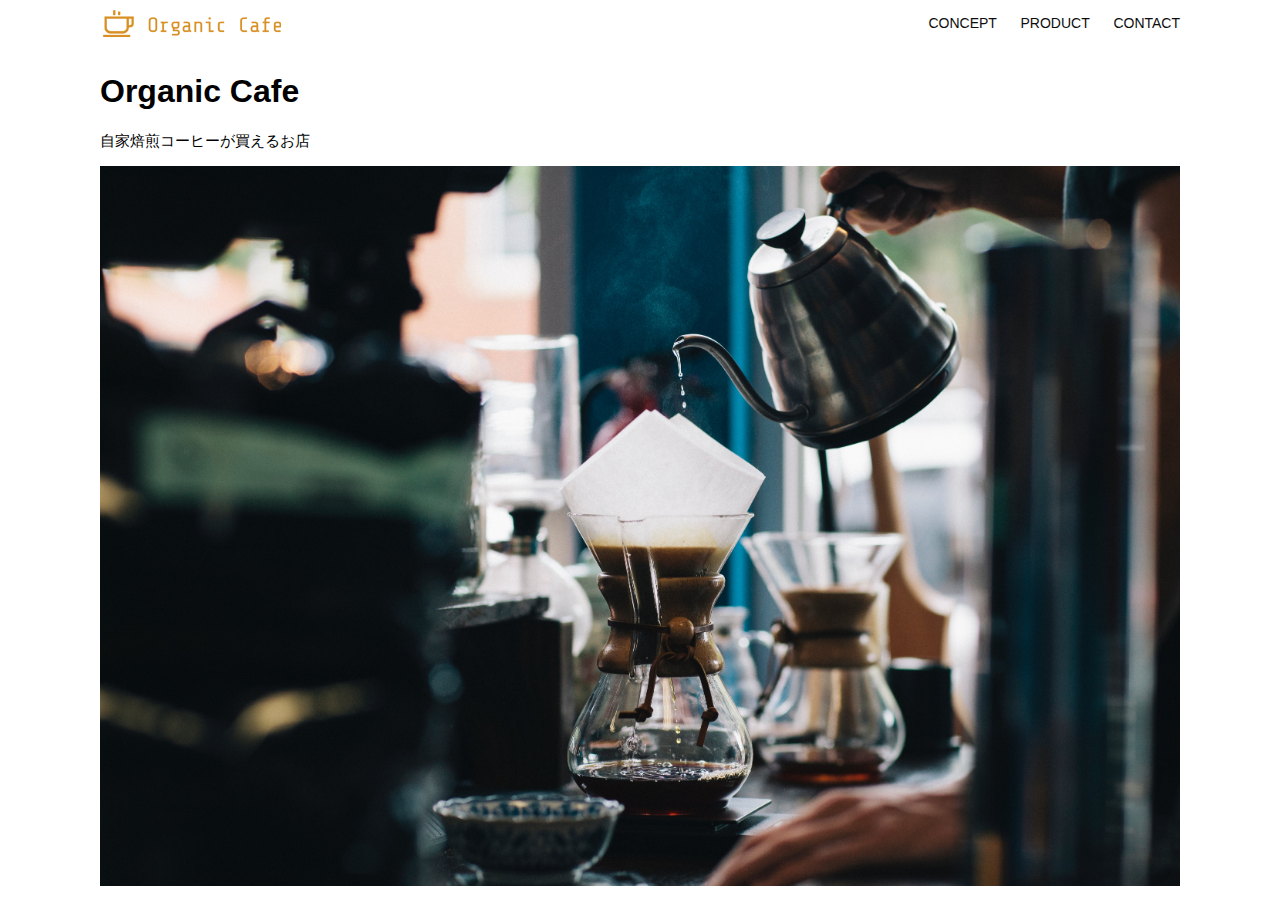
<file: html-css-kadai_013/index.html>
<!DOCTYPE html>
<html>
  <head>
    <title>Organic Cafe</title>
    <meta charset="UTF-8" />
    <meta
      name="description"
      content="自家焙煎のコーヒーがお家で楽しめるOrganic Cafe"
    />
    <meta name="viewport" content="width=device-width, initial-scale=1.0" />
    <link rel="stylesheet" href="style.css" />
  </head>
  <body>
    <!-- ヘッダー -->
    <header>
      <!-- ロゴ -->
      <a href="index.html" id="logo"
        ><img src="images/logo.png" alt="トップページに戻る"
      /></a>

      <!-- PC用ナビゲーション -->
      <nav id="nav-pc">
        <a href="index.html#concept">CONCEPT</a>
        <a href="index.html#product">PRODUCT</a>
        <a href="index.html#contact">CONTACT</a>
      </nav>

      <!--ハンバーガーメニュー-->
      <img id="menu-sp" src="images/button-menu.png" alt="ナビゲーションを開く" onclick="document.getElementById('nav-sp').style.display = 'block'">

      <!--スマホ用ナビゲーション-->
      <nav id="nav-sp">
        <img id="close" src="images/button-close.png" alt="ナビゲーションを閉じる" onclick="document.getElementById('nav-sp').style.display = 'none'">
        <a id="logo-sp"  href="index.html" onclick="document.getElementById('nav-sp').style.display = 'none'"><img src="images/logo-sp.png" alt="トップページに戻る"></a>
        <a class="menu" href="index.html#concept" onclick="document.getElementById('nav-sp').style.display = 'none'">CONCEPT</a>
        <a class="menu" href="index.html#product" onclick="document.getElementById('nav-sp').style.display = 'none'">PRODUCT</a>
        <a class="menu" href="index.html#contact" onclick="document.getElementById('nav-sp').style.display = 'none'">CONTACT</a>
      </nav>
    </header>
    <main>
      <article>
        <!-- メインビジュアル -->
        <section id="main-visual">
          <div id="main-message">
            <h1>Organic Cafe</h1>
            <p>自家焙煎コーヒーが買えるお店</p>
          </div>
          <img
            src="images/main-image.jpg"
            alt="コーヒーをハンドドリップで淹れる画像"
          />
        </section>
      </article>
    </main>
  </body>
</html>
</file>
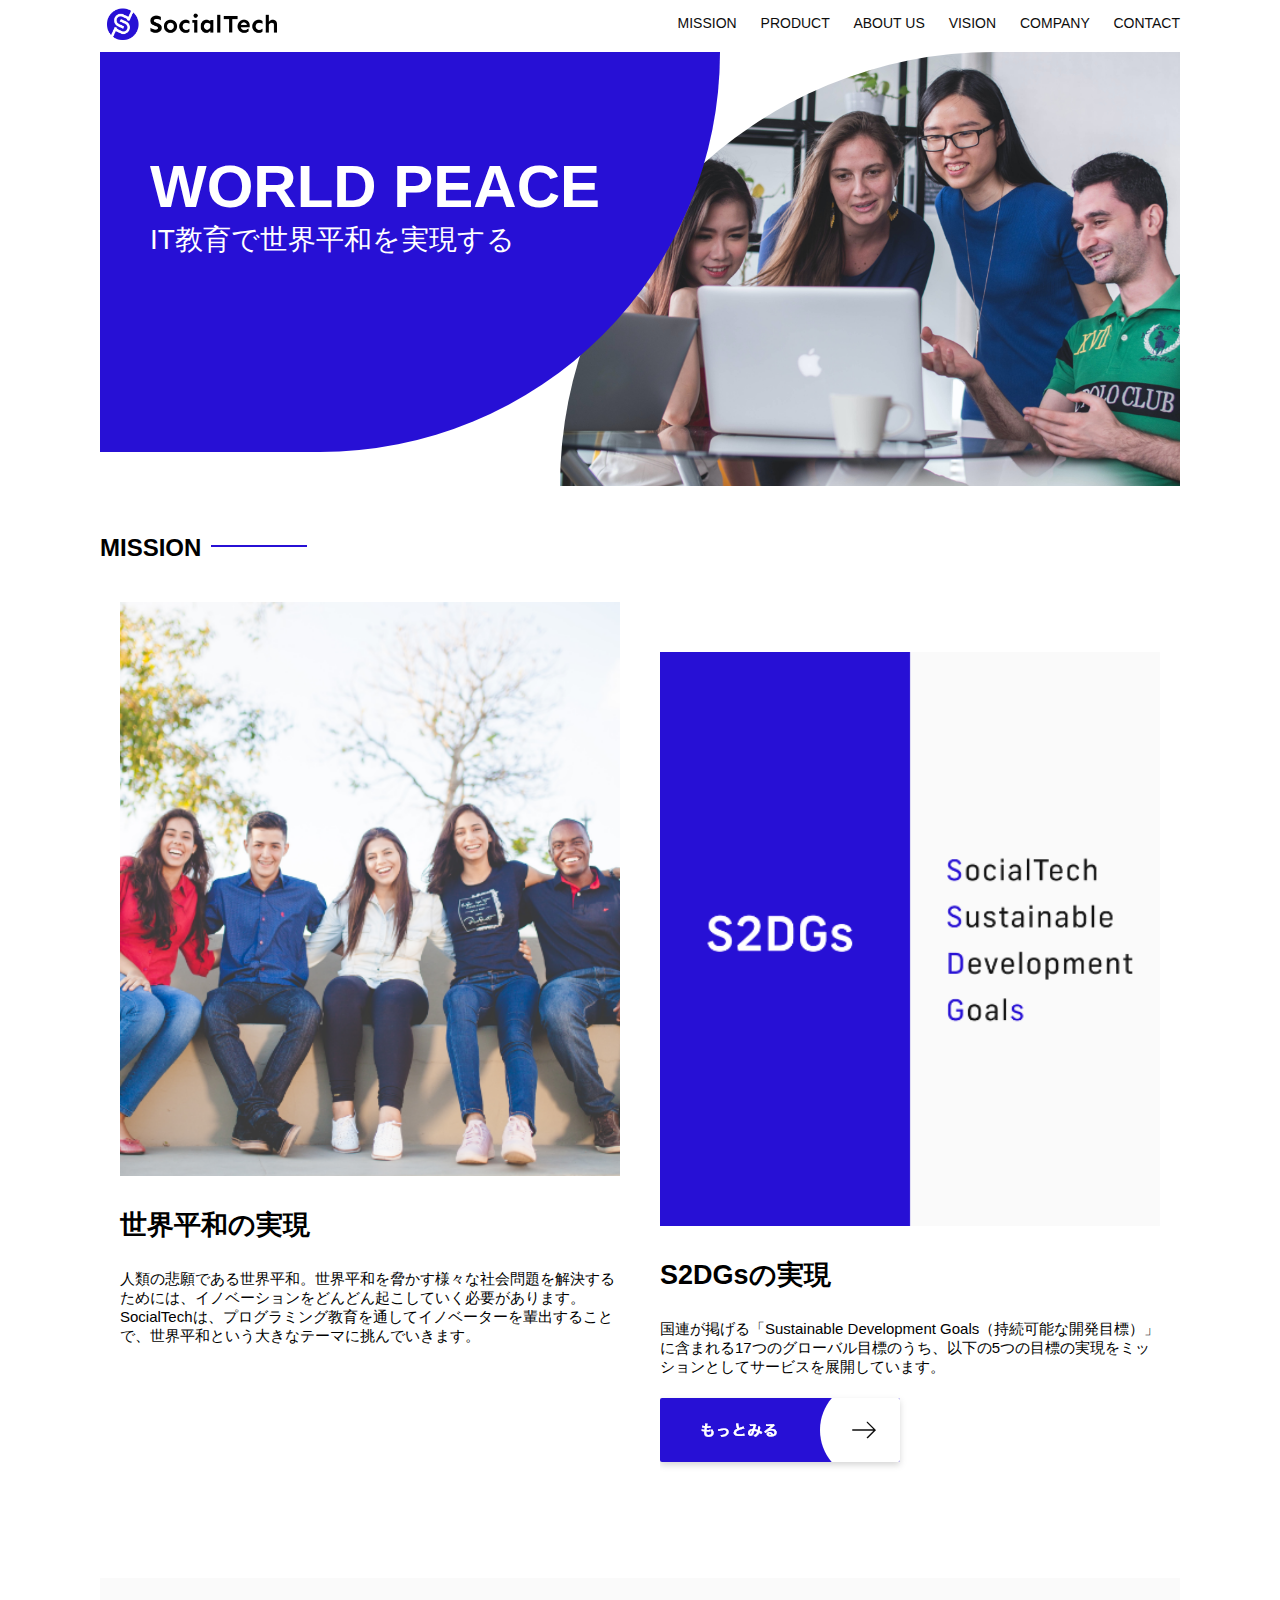
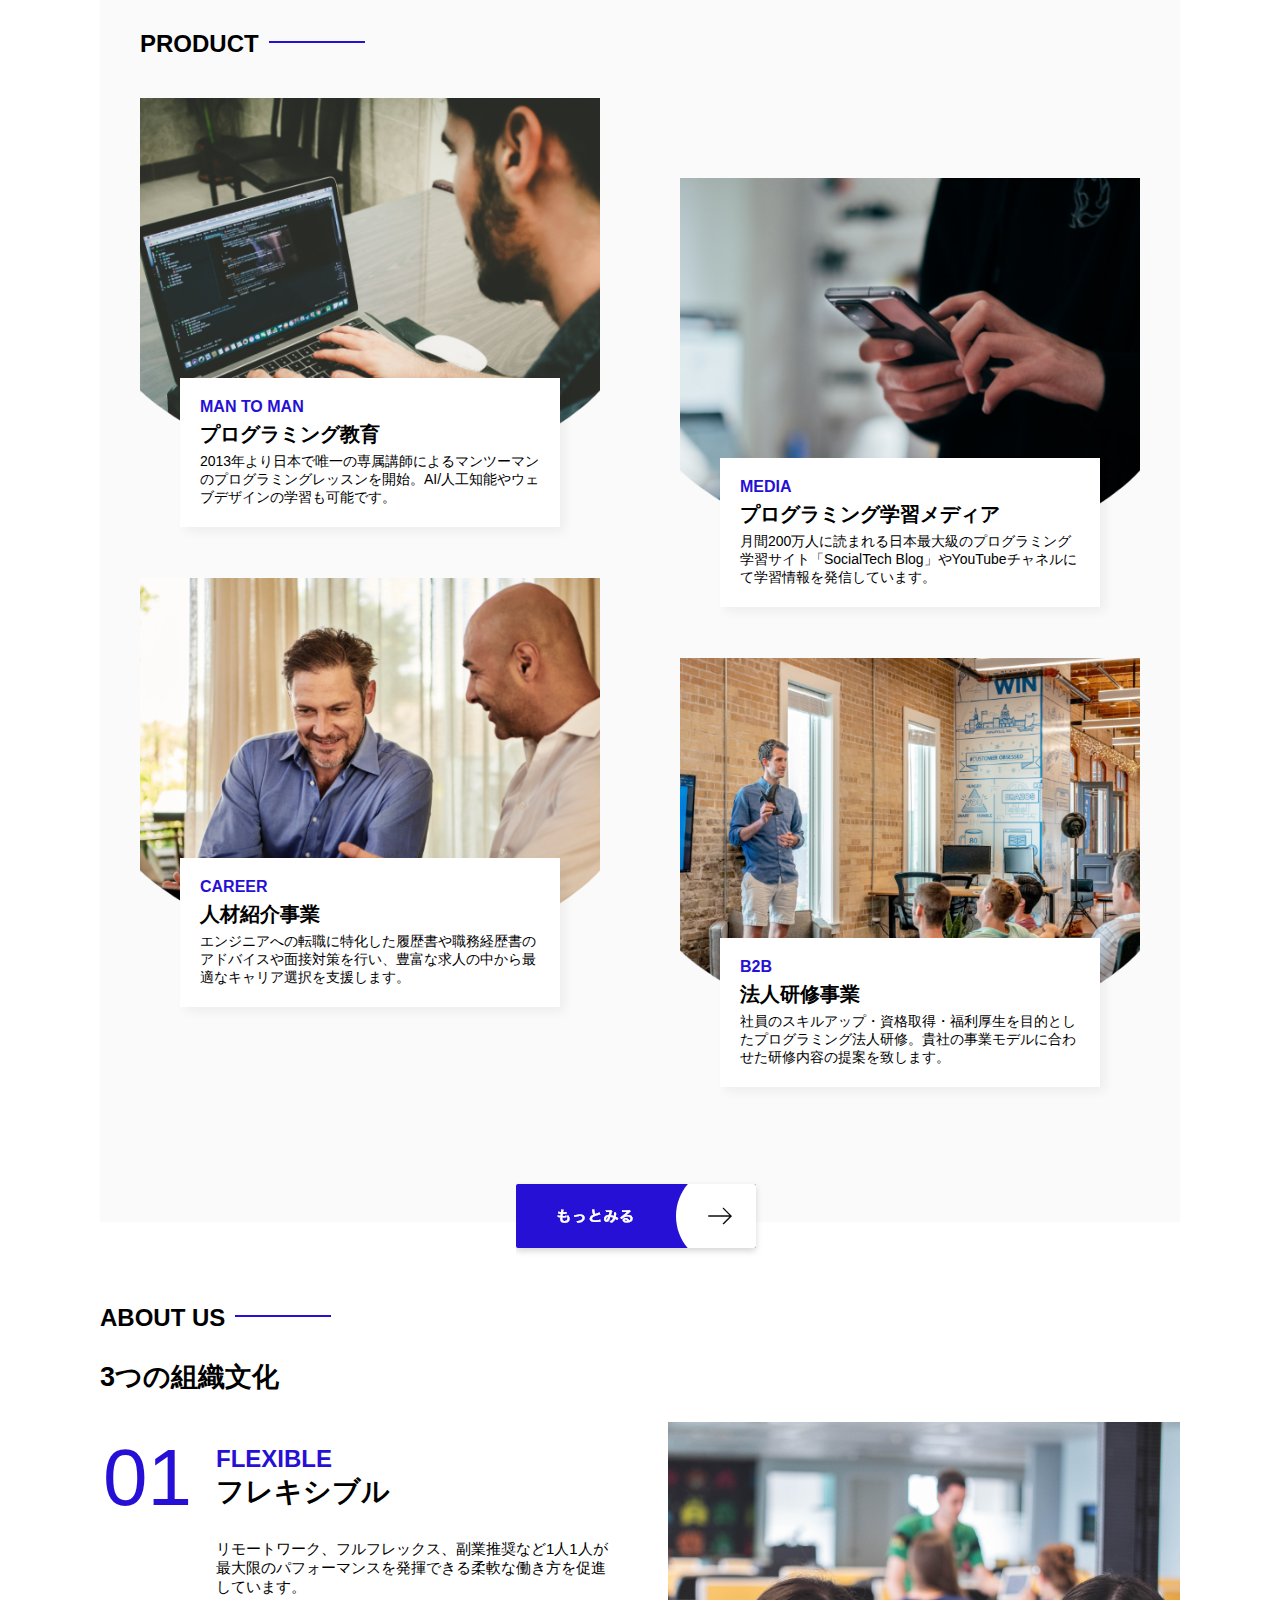
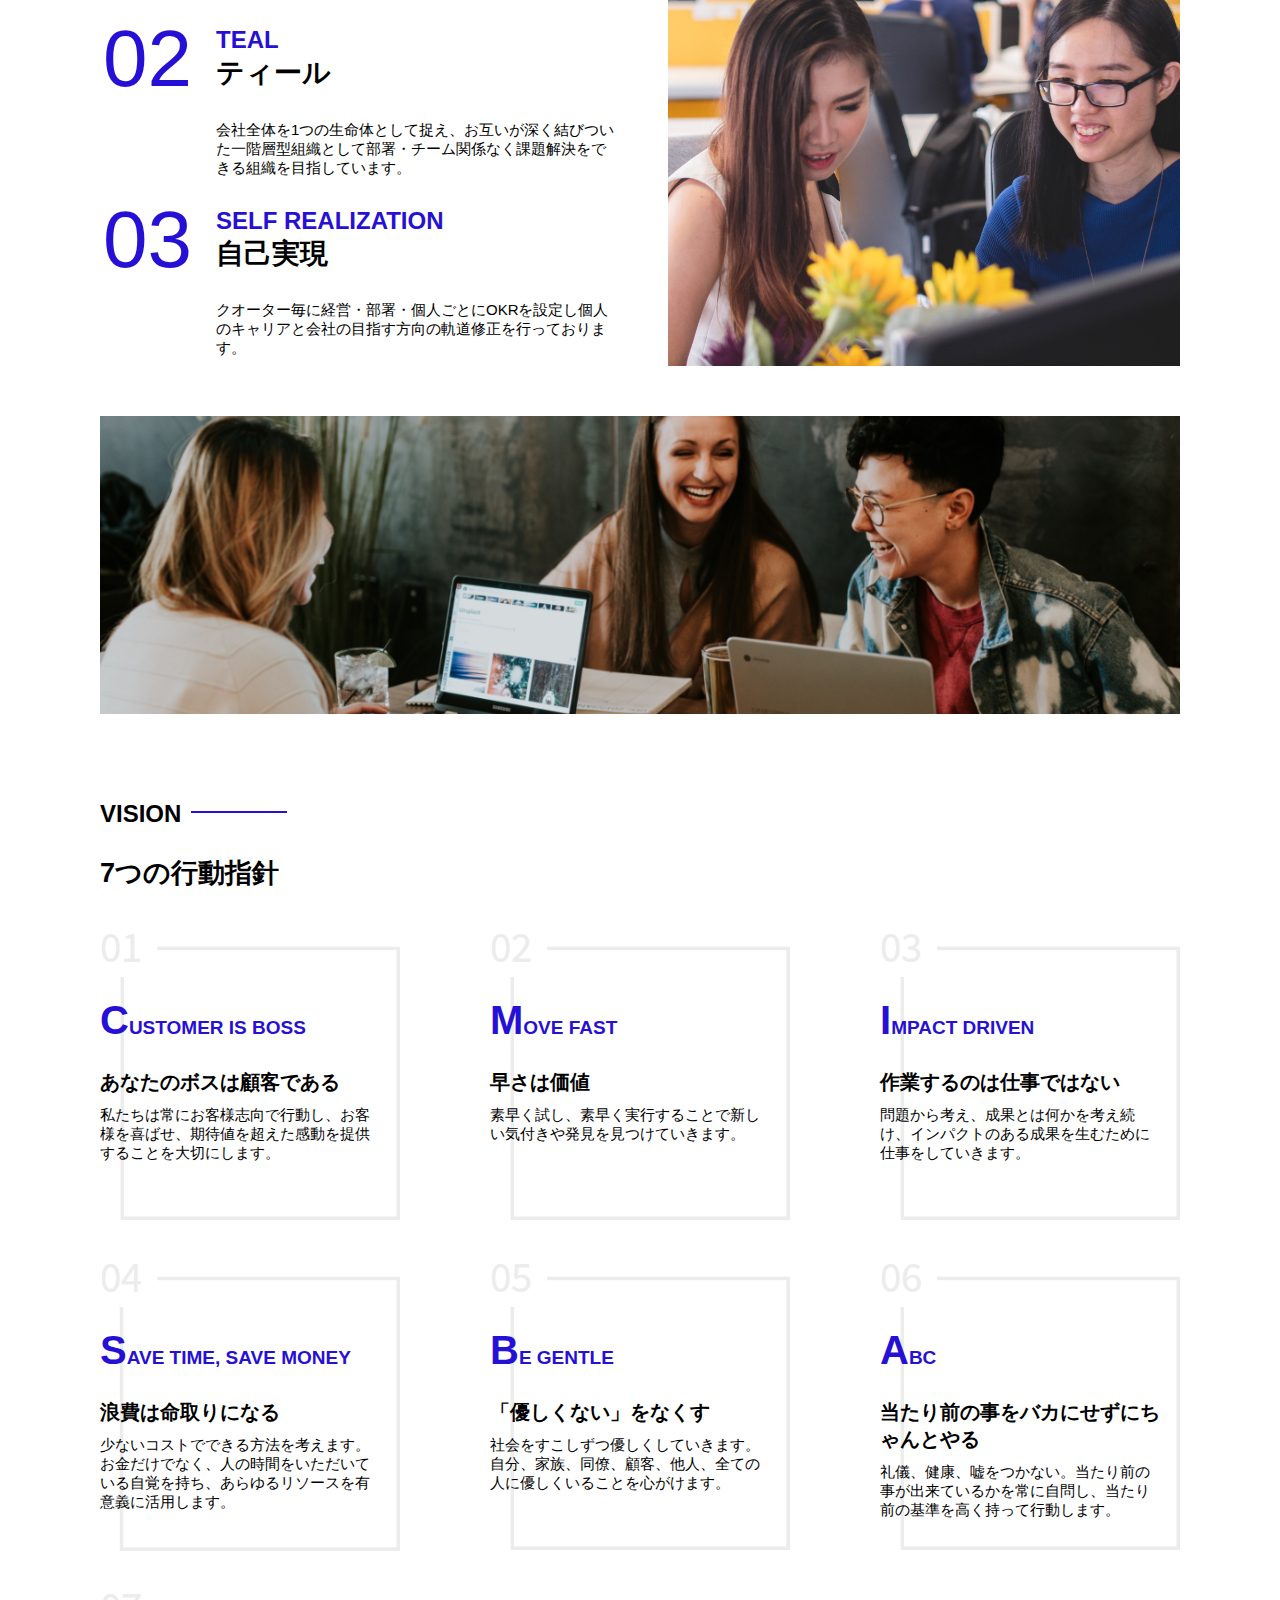
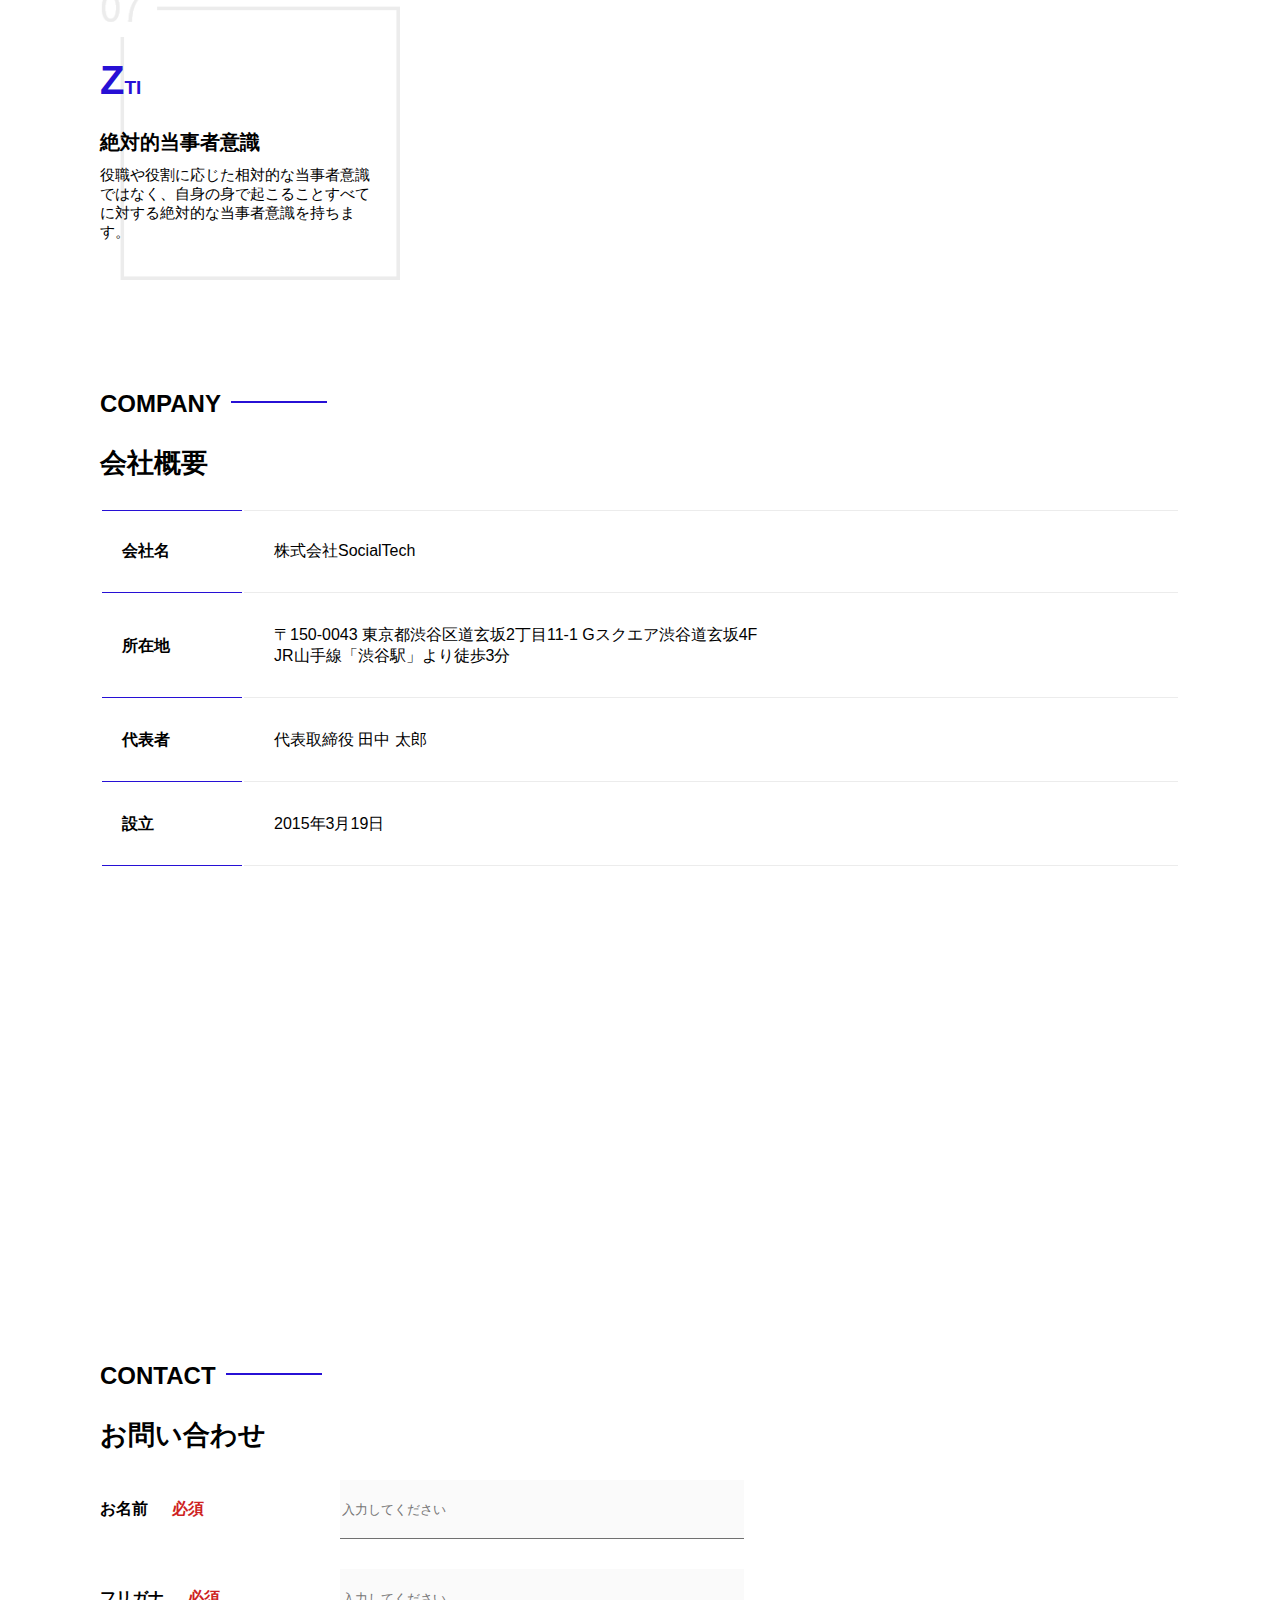
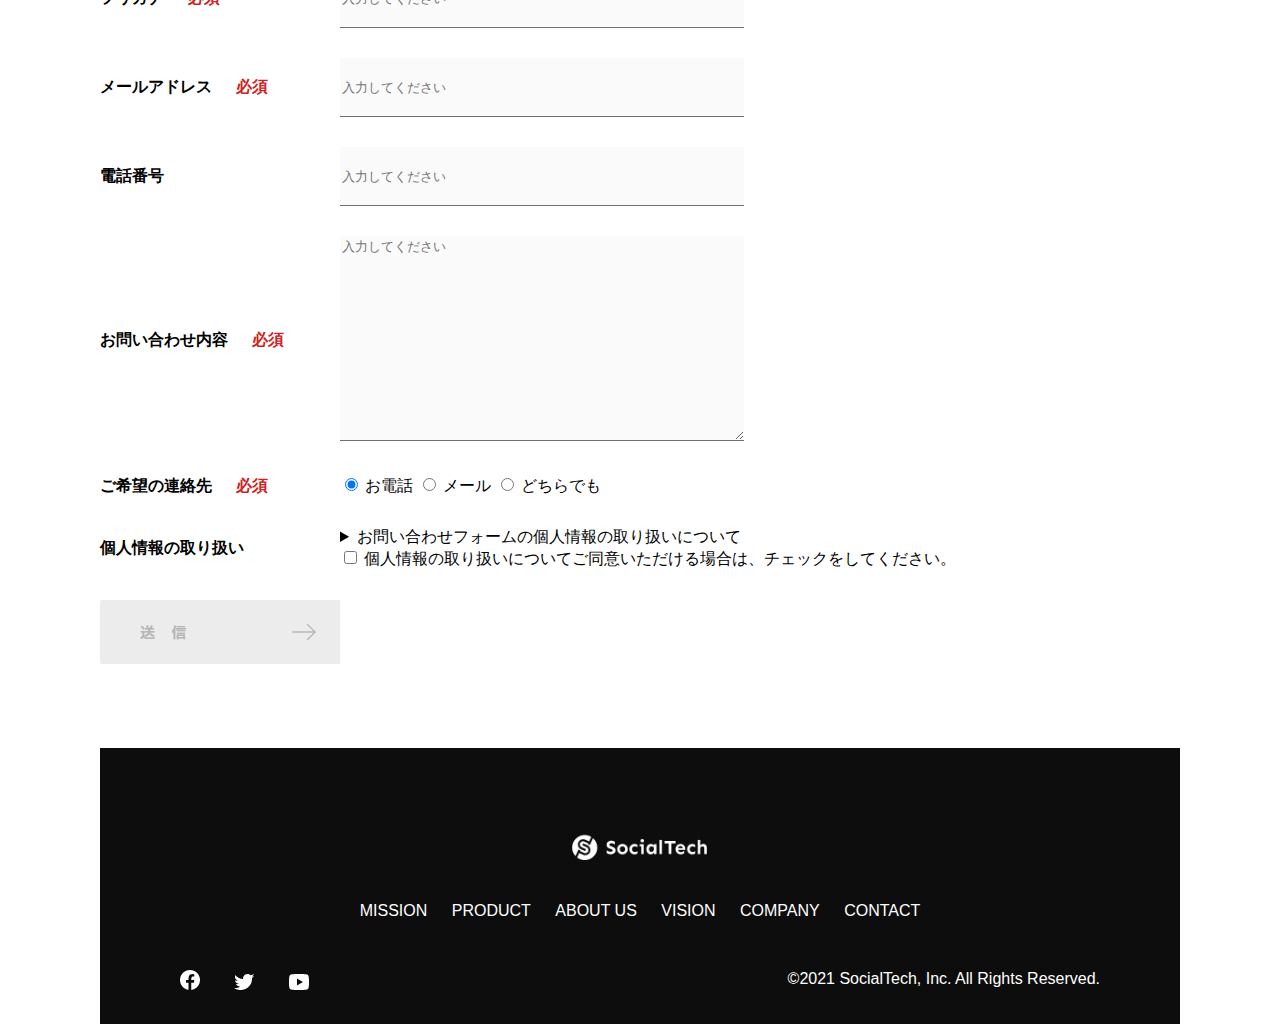
<file: kadai_tutorial_output/index.html>
<!DOCTYPE html>
<html>
    <head>
        <title>SocialTech</title>
        <meta charset="UTF-8">
        <meta name="description" content="SocialTechはEdTech業界のリーディングカンパニーを目指します。">
        <meta name="viewport" content="width=device-width, initial-scale=1.0">
        <link rel="stylesheet" href="style.css">
    </head>
    <body>
        <!--ヘッダー-->
        <header>
            <!--ロゴ-->
            <a href="index.html" id="logo"><img src="images/logo.png" alt="トップページに戻る"></a>

            <!--PC用ナビゲーション-->
            <nav id="nav-pc">
                <a href="mission.html">MISSION</a>
                <a href="product.html">PRODUCT</a>
                <a href="index.html#aboutus">ABOUT US</a>
                <a href="index.html">VISION</a>
                <a href="index.html">COMPANY</a>
                <a href="index.html">CONTACT</a>
            </nav>
           
            <!--スマホ用メニューボタン-->
            <img id="menu-sp" src="images/button-menu.png" alt="ナビゲーションを開く" onclick="document.getElementById('nav-sp').style.display = 'block'">
            
            <!--スマホ用ナビゲーション-->
            <nav id="nav-sp">
                <img id="close" src="images/button-close.png" alt="ナビゲーションを閉じる" onclick="document.getElementById('nav-sp').style.display = 'none'">
                <a id="logo-sp" href="index.html" onclick="document.getElementById('nav-sp').style.display = 'none'"><img src="images/logo-sp.png" alt="トップページに戻る"></a>
                <a class="menu" href="mission.html" onclick="document.getElementById('nav-sp').style.display = 'none'">MISSION</a>
                <a class="menu" href="product.html" onclick="document.getElementById('nav-sp').style.display = 'none'">PRODUCT</a>
                <a class="menu" href="index.html#aboutus" onclick="document.getElementById('nav-sp').style.display = 'none'">ABOUT US</a>
                <a class="menu" href="index.html#vision" onclick="document.getElementById('nav-sp').style.display = 'none'">VISION</a>
                <a class="menu" href="index.html#company" onclick="document.getElementById('nav-sp').style.display = 'none'">COMPANY</a>
                <a class="menu" href="index.html#contact" onclick="document.getElementById('nav-sp').style.display = 'none'">CONTACT</a>
                <div id="sns">
                    <a href="https://www.facebook.com/sejuku2013"><img src="images/button-facebook.png" alt="Facebookのリンク"></a>
                    <a href="https://twitter.com/samuraijuku"><img src="images/button-twitter.png" alt="Twitterのリンク"></a>
                    <a href="https://www.youtube.com/channel/UCCFOQO5aDK0xXam4cUQXT8g"><img src="images/button-youtube.png" alt="YouTubeのリンク"></a>
                </div>
            </nav>
        </header>
        <main>
            <article>
                <!--メインビジュアル-->
                <section id="main-visual">
                    <div id="main-message">
                        <h1>WORLD PEACE</h1>
                        <p>IT教育で世界平和を実現する</p>
                    </div>
                    <img src="images/index/index-main.png" alt="PCの周りに集まる多国籍の仲間たち">
                </section>
                <!--ミッション-->
                <section id="mission">
                    <h2 class="index-h2">MISSION</h2>
                    <div id="mission-flex">
                        <div>
                            <img id="mission-photo" src="images/index/index-mission.png" alt="屋外のベンチで写真を撮影する多国籍の仲間たち">
                            <h3>世界平和の実現</h3>
                            <p>
                                人類の悲願である世界平和。世界平和を脅かす様々な社会問題を解決するためには、イノベーションをどんどん起こしていく必要があります。SocialTechは、プログラミング教育を通してイノベーターを輩出することで、世界平和という大きなテーマに挑んでいきます。
                            </p>
                        </div>
                        <div>
                            <img id="s2dgs" src="images/index/s2dgs.png" alt="S2DGs">
                            <h3>S2DGsの実現</h3>
                            <p>
                                国連が掲げる「Sustainable Development Goals（持続可能な開発目標）」に含まれる17つのグローバル目標のうち、以下の5つの目標の実現をミッションとしてサービスを展開しています。
                            </p>
                            <a href="mission.html">
                                <img src="images/button-more.png" alt="もっとみる">
                            </a>
                        </div>
                    </div>
                </section>
                <!--プロダクト-->
                <section id="product">
                    <h2 class="index-h2">PRODUCT</h2>
                    <div>
                        <div id="product-left">
                            <div>
                                <img class="product-photo" src="images/index/index-mantoman.png" alt="PCでコードを書く男性">
                                <div class="product-explain">
                                    <span>MAN TO MAN</span>
                                    <h3>プログラミング教育</h3>
                                    <p>2013年より日本で唯一の専属講師によるマンツーマンのプログラミングレッスンを開始。AI/人工知能やウェブデザインの学習も可能です。</p>
                                </div>
                            </div>
                            <div>
                                <img class="product-photo" src="images/index/index-career.png" alt="笑顔で話し合う2人の男性">
                                <div class="product-explain">
                                    <span>CAREER</span>
                                    <h3>人材紹介事業</h3>
                                    <p>エンジニアへの転職に特化した履歴書や職務経歴書のアドバイスや面接対策を行い、豊富な求人の中から最適なキャリア選択を支援します。</p>
                                </div>
                            </div>
                        </div>
                        <div id="product-right">
                            <div>
                                <img class="product-photo" src="images/index/index-media.png" alt="スマートフォンを操作する人">
                                <div class="product-explain">
                                    <span>MEDIA</span>
                                    <h3>プログラミング学習メディア</h3>
                                    <p>月間200万人に読まれる日本最大級のプログラミング学習サイト「SocialTech Blog」やYouTubeチャネルにて学習情報を発信しています。</p>
                                </div>
                            </div>
                            <div>
                                <img class="product-photo" src="images/index/index-b2b.png" alt="講演中の男性とそれを聴く人々">
                                <div class="product-explain">
                                    <span>B2B</span>
                                    <h3>法人研修事業</h3>
                                    <p>社員のスキルアップ・資格取得・福利厚生を目的としたプログラミング法人研修。貴社の事業モデルに合わせた研修内容の提案を致します。</p>
                                </div>
                            </div>
                        </div>
                    </div>
                    <div>
                        <a id="product-more" href="product.html">
                            <img src="images/button-more.png" alt="もっとみる">
                        </a>
                    </div>
                </section>
                <!--ABOUT US-->
                <section id="aboutus">
                    <h2 class="index-h2">ABOUT US</h2>
                    <h3>3つの組織文化</h3>
                    <div>
                        <table class="culture-table">
                            <tr>
                                <td>
                                    <span class="culture-num">01</span>
                                </td>
                                <td>
                                    <span class="culture-en">FLEXIBLE</span>
                                    <span class="culture-jp">フレキシブル</span>
                                </td>
                            </tr>
                            <tr>
                                <td>
                                    <!--空のセル-->
                                </td>
                                <td>
                                    <p class="culture-description">リモートワーク、フルフレックス、副業推奨など1人1人が最大限のパフォーマンスを発揮できる柔軟な働き方を促進しています。</p>
                                </td>
                            </tr>
                            <tr>
                                <td>
                                    <span class="culture-num">02</span>
                                </td>
                                <td>
                                    <span class="culture-en">TEAL</span>
                                    <span class="culture-jp">ティール</span>
                                </td>
                            </tr>
                            <tr>
                                <td>
                                    <!--空のセル-->
                                </td>
                                <td>
                                    <p class="culture-description">会社全体を1つの生命体として捉え、お互いが深く結びついた一階層型組織として部署・チーム関係なく課題解決をできる組織を目指しています。</p>
                                </td>
                            </tr>
                            <tr>
                                <td>
                                    <span class="culture-num">03</span>
                                </td>
                                <td>
                                    <span class="culture-en">SELF REALIZATION</span>
                                    <span class="culture-jp">自己実現</span>
                                </td>
                            </tr>
                            <tr>
                                <td>
                                    <!--空のセル-->
                                </td>
                                <td>
                                    <p class="culture-description">クオーター毎に経営・部署・個人ごとにOKRを設定し個人のキャリアと会社の目指す方向の軌道修正を行っております。</p>
                                </td>
                            </tr>
                        </table>
                        <img class="culture-img" src="images/index/index-aboutus1.png" alt="笑顔で話し合う2人の女性">
                    </div>
                    <img class="culture-img2" src="images/index/index-aboutus2.png" alt="笑顔で話し合う3人の男女">
                </section>
                <!--VISION-->
                <section id="vision">
                    <h2 class="index-h2">VISION</h2>
                    <h3>7つの行動指針</h3>
                    <div>
                        <div class="vision-box">
                            <img src="images/index/vision-01.png" alt="01">
                            <span>
                                <h4>CUSTOMER IS BOSS</h4>
                                <h5>あなたのボスは顧客である</h5>
                                <p>私たちは常にお客様志向で行動し、お客様を喜ばせ、期待値を超えた感動を提供することを大切にします。</p>
                            </span>
                        </div>
                        <div class="vision-box">
                            <img src="images/index/vision-02.png" alt="02">
                            <span>
                                <h4>MOVE FAST</h4>
                                <h5>早さは価値</h5>
                                <p>素早く試し、素早く実行することで新しい気付きや発見を見つけていきます。</p>
                            </span>
                        </div>
                        <div class="vision-box">
                            <img src="images/index/vision-03.png"alt=03>
                            <span>
                                <h4>IMPACT DRIVEN</h4>
                                <h5>作業するのは仕事ではない</h5>
                                <p>問題から考え、成果とは何かを考え続け、インパクトのある成果を生むために仕事をしていきます。</p>
                            </span>
                        </div>
                        <div class="vision-box">
                            <img src="images/index/vision-04.png" alt="04">
                            <span>
                                <h4>SAVE TIME, SAVE MONEY</h4>
                                <h5>浪費は命取りになる</h5>
                                <p>少ないコストでできる方法を考えます。お金だけでなく、人の時間をいただいている自覚を持ち、あらゆるリソースを有意義に活用します。</p>
                            </span>
                        </div>
                        <div class="vision-box">
                            <img src="images/index/vision-05.png" alt="05">
                            <span>
                                <h4>BE GENTLE</h4>
                                <h5>「優しくない」をなくす</h5>
                                <p>社会をすこしずつ優しくしていきます。自分、家族、同僚、顧客、他人、全ての人に優しくいることを心がけます。</p>
                            </span>
                        </div>
                        <div class="vision-box">
                            <img src="images/index/vision-06.png" alt="06">
                            <span>
                                <h4>ABC</h4>
                                <h5>当たり前の事をバカにせずにちゃんとやる</h5>
                                <p>礼儀、健康、嘘をつかない。当たり前の事が出来ているかを常に自問し、当たり前の基準を高く持って行動します。</p>
                            </span>
                        </div>
                        <div class="vision-box">
                            <img src="images/index/vision-07.png" alt="07">
                            <span>
                                <h4>ZTI</h4>
                                <h5>絶対的当事者意識</h5>
                                <p>役職や役割に応じた相対的な当事者意識ではなく、自身の身で起こることすべてに対する絶対的な当事者意識を持ちます。</p>
                            </span>
                        </div>
                    </div>
                </section>
                <!--COMPANY-->
                <section id="company">
                    <h2 class="index-h2">COMPANY</h2>
                    <h3>会社概要</h3>
                    <table id="company-table">
                        <tr>
                            <th class="tableheader-first">会社名</th>
                            <td class="cell-first">株式会社SocialTech</td>
                        </tr>
                        <tr>
                            <th class="tableheader">所在地</th>
                            <td class="cell">〒150-0043 東京都渋谷区道玄坂2丁目11-1 Gスクエア渋谷道玄坂4F<br>JR山手線「渋谷駅」より徒歩3分</td>
                        </tr>
                        <tr>
                            <th class="tableheader">代表者</th>
                            <td class="cell">代表取締役 田中 太郎</td>
                        </tr>
                        <tr>
                            <th class="tableheader">設立</th>
                            <td class="cell">2015年3月19日</td>
                        </tr>
                    </table>
                    <iframe src="https://www.google.com/maps/embed?pb=!1m18!1m12!1m3!1d3241.77717498251!2d139.69359487528462!3d35.65786117259479!2m3!1f0!2f0!3f0!3m2!1i1024!2i768!4f13.1!3m3!1m2!1s0x60188b55ffeaaaab%3A0x552bb81dbe5fefb7!2z44CSMTUwLTAwNDMg5p2x5Lqs6YO95riL6LC35Yy66YGT546E5Z2C77yS5LiB55uu77yR77yR4oiS77yR77yR!5e0!3m2!1sja!2sjp!4v1702371381960!5m2!1sja!2sjp" width="600" height="450" style="border:0;" allowfullscreen="" loading="lazy" referrerpolicy="no-referrer-when-downgrade"></iframe>
                </section>
                <!--お問い合わせフォーム-->
                <section id="contact">
                    <h2 class="index-h2">CONTACT</h2>
                    <h3>お問い合わせ</h3>
                    <form action="https://api.staticforms.xyz/submit" method="post">
                        <input type="text" name="honeypot" style="display:none">
                        <input type="hidden" name="accessKey" value="bcaa55d0-6413-40c5-8cd8-b9741883ea9f">
                        <input type="hidden" name="subject" value="Webサイトからお問い合わせがありました" />
                        <input type="hidden" name="replyTo" value="gfooooo1994@gmail.com">
                        <input type="hidden" name="redirectTo" value="">     
                        <div>
                            <div class="contact-heading">
                                <label class="contact-label">お名前
                                    <span class="contact-span">必須</span>
                                </label>
                            </div>
                            <div>
                                <input type="text" name="name" placeholder="入力してください" class="contact-textbox">
                            </div>
                        </div>
                        <div>
                            <div class="contact-heading">
                                <label class="contact-label">フリガナ
                                    <span class="contact-span">必須</span>
                                </label>
                            </div>
                            <div>
                                <input type="text" name="hurigana" placeholder="入力してください" class="contact-textbox">
                            </div>
                        </div>
                        <div>
                            <div class="contact-heading">
                                <label class="contact-label">メールアドレス
                                    <span class="contact-span">必須</span>
                                </label>
                            </div>
                            <div>
                                <input type="text" name="email" placeholder="入力してください" class="contact-textbox">
                            </div>
                        </div>
                        <div>
                            <div class="contact-heading">
                                <label class="contact-label">電話番号</label>
                            </div>
                            <div>
                                <input type="text" name="tel" placeholder="入力してください" class="contact-textbox">
                            </div>
                        </div>
                        <div>
                            <div class="contact-heading">
                                <label class="contact-label">お問い合わせ内容
                                    <span class="contact-span">必須</span>
                                </label>
                            </div>
                            <div>
                                <textarea class="contact-textarea" placeholder="入力してください" name="message"></textarea>
                            </div>
                        </div>
                        <div>
                            <div class="contact-heading">
                                <label class="contact-label">ご希望の連絡先
                                    <span class="contact-span">必須</span>
                                </label>
                            </div>
                            <div>
                                <input class="radiobutton" type="radio" value="tel" name="contact" checked>
                                <label>お電話</label>
                                <input class="radiobutton" type="radio" value="mail" name="contact">
                                <label>メール</label>
                                <input class="radiobutton" type="radio" value="both" name="contact">
                                <label>どちらでも</label>
                            </div>
                        </div>
                        <div>
                            <div class="contact-heading">
                                <label class="contact-label">個人情報の取り扱い</label>
                            </div>
                            <div>
                                <details>
                                    <summary>お問い合わせフォームの個人情報の取り扱いについて</summary>
                                    <div>
                                        <span>１．組織の名称又は氏名</span><br>
                                        株式会社SocialTech<br><br>
                                        <span>２．個人情報保護管理者（若しくはその代理人）の氏名又は職名、所属及び連絡先
                                            鈴木 一郎 コーポレート部</span><br>
                                        メールアドレス：support@socialtech.net<br>
                                        TEL：03-xxxx-xxxx<br>
                                        <span>３．個人情報の利用目的</span><br>
                                        ・本サービス及び本サービスに関連する情報の提供又はそれらに関する連絡のため<br>
                                        ・ユーザーの本人確認のため<br>
                                        ・当社サービスのご案内のため<br>
                                        ・当社の商品等の広告または宣伝（電子メールによるものを含むものとします。）<br><br>
                                        <span>４．個人情報の取り扱い業務の委託</span><br>
                                        個人情報の取扱業務の全部または一部を外部に業務委託する場合があります。<br>
                                        その際、弊社は、個人情報を適切に保護できる管理体制を敷き実行していることを条件として<br>
                                        委託先を厳選したうえで、機密保持契約を委託先と締結し、お客様の個人情報を厳密に管理させます。<br><br>
                                        <span>５．個人情報の開示等の請求</span><br>
                                        お客様は、弊社に対してご自身の個人情報の開示等（利用目的の通知、開示、内容の訂正・追加・削除、利用の停止または消去、第三者への提供の停止）に関して、当社問合わせ窓口に申し出ることができます。<br>
                                        その際、弊社はお客様ご本人を確認させていただいたうえで、合理的な期間内に対応いたします。<br><br>
                                        なお、個人情報に関する弊社問合わせ先は、次の通りです。<br><br>
                                        株式会社SocialTech　個人情報問合せ窓口<br>
                                        〒150-0043　東京都渋谷区道玄坂2丁目11-1 Ｇスクエア渋谷道玄坂 4F<br>
                                        メールアドレス：support@socialtech.net　TEL：03-xxxx-xxxx<br><br>
                                        <span>６．個人情報を提供されることの任意性について</span><br><br>
                                        お客様がご自身の個人情報を弊社に提供されるか否かは、お客様のご判断によりますが、もしご提供されない場合には、適切なサービスが提供できない場合がありますので予めご了承ください。
                                    </div>
                                </details>
                                <input type="checkbox" name="agree">
                                <span>個人情報の取り扱いについてご同意いただける場合は、チェックをしてください。</span>
                            </div>
                        </div>
                        <input type="image" src="images/button-submit.png" alt="送信する">
                    </form>
                </section>
            </article>

        <footer>
            <div id="footer-logo">
                <img src="images/logo-sp.png" alt="SocialTech">
            </div>
            <div id="footer-link">
                <a href="mission.html">MISSION</a>
                <a href="product.html">PRODUCT</a>
                <a href="index.html#aboutus">ABOUT US</a>
                <a href="index.html#vision">VISION</a>
                <a href="index.html#company">COMPANY</a>
                <a href="index.html#contact">CONTACT</a>
            </div>
            <div id="sns-footer">
                <a href="https://www.facebook.com/sejuku2013"><img src="images/button-facebook.png" alt="Facebookのリンク"></a>
                <a href="https://twitter.com/samuraijuku"><img src="images/button-twitter.png" alt="Twitterのリンク"></a>
                <a href="https://www.youtube.com/channel/UCCFOQO5aDK0xXam4cUQXT8g"><img src="images/button-youtube.png" alt="YouTubeのリンク"></a>
                <span id="copyright">&copy;2021 SocialTech, Inc. All Rights Reserved.</span>
            </div>
        </footer>
        </main>
    </body>
</html>
</file>
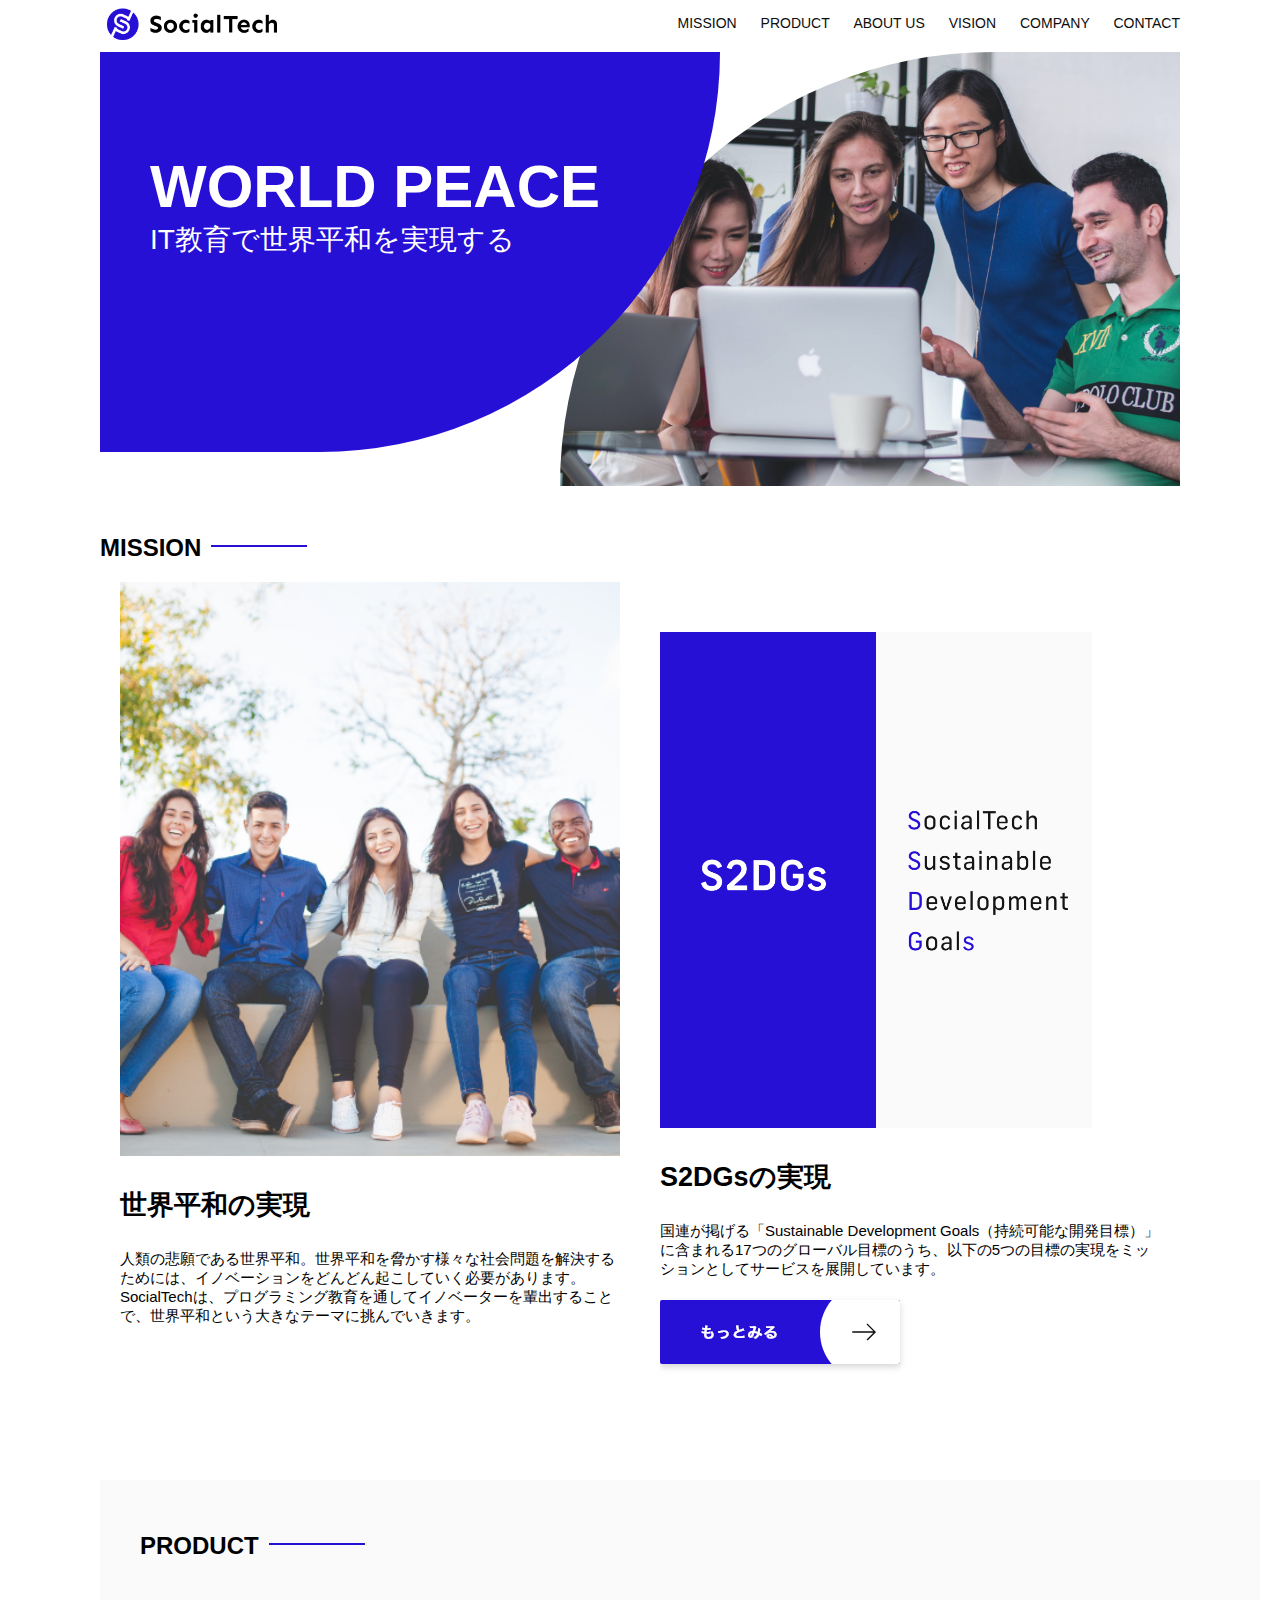
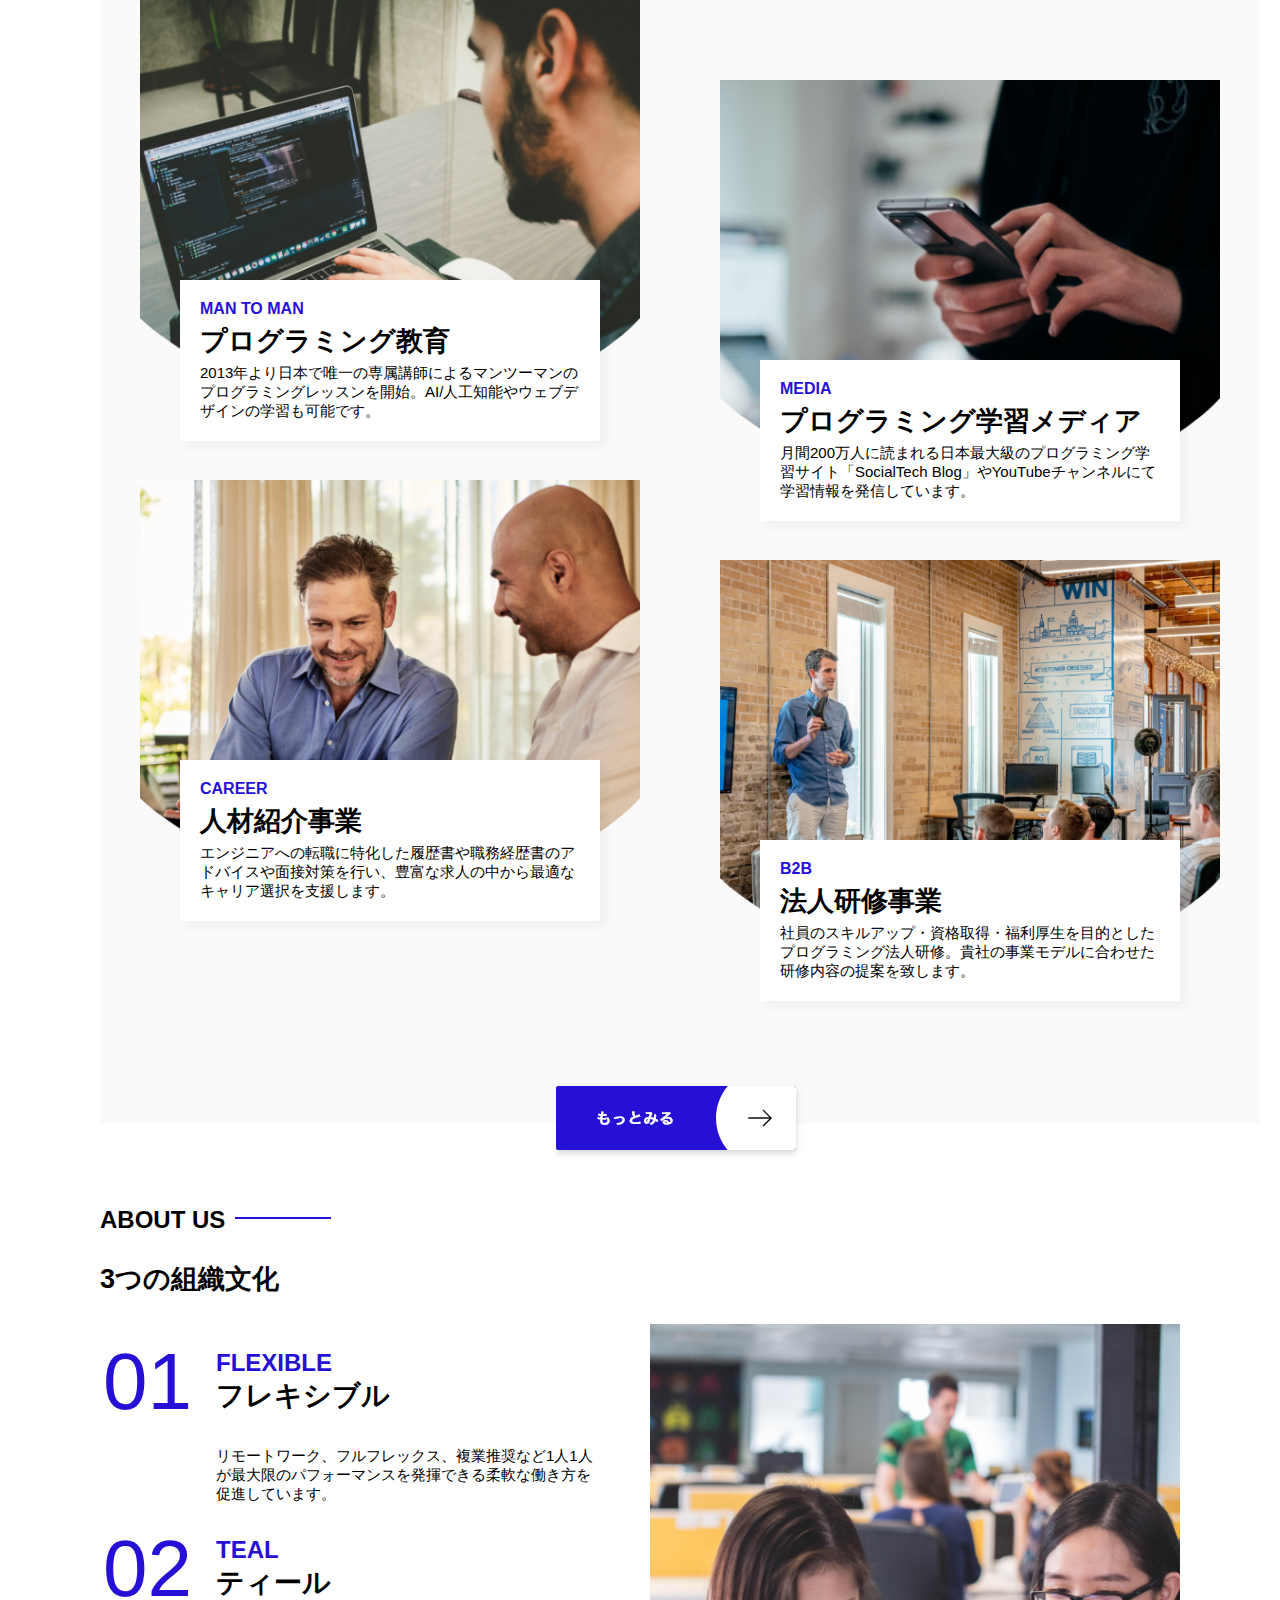
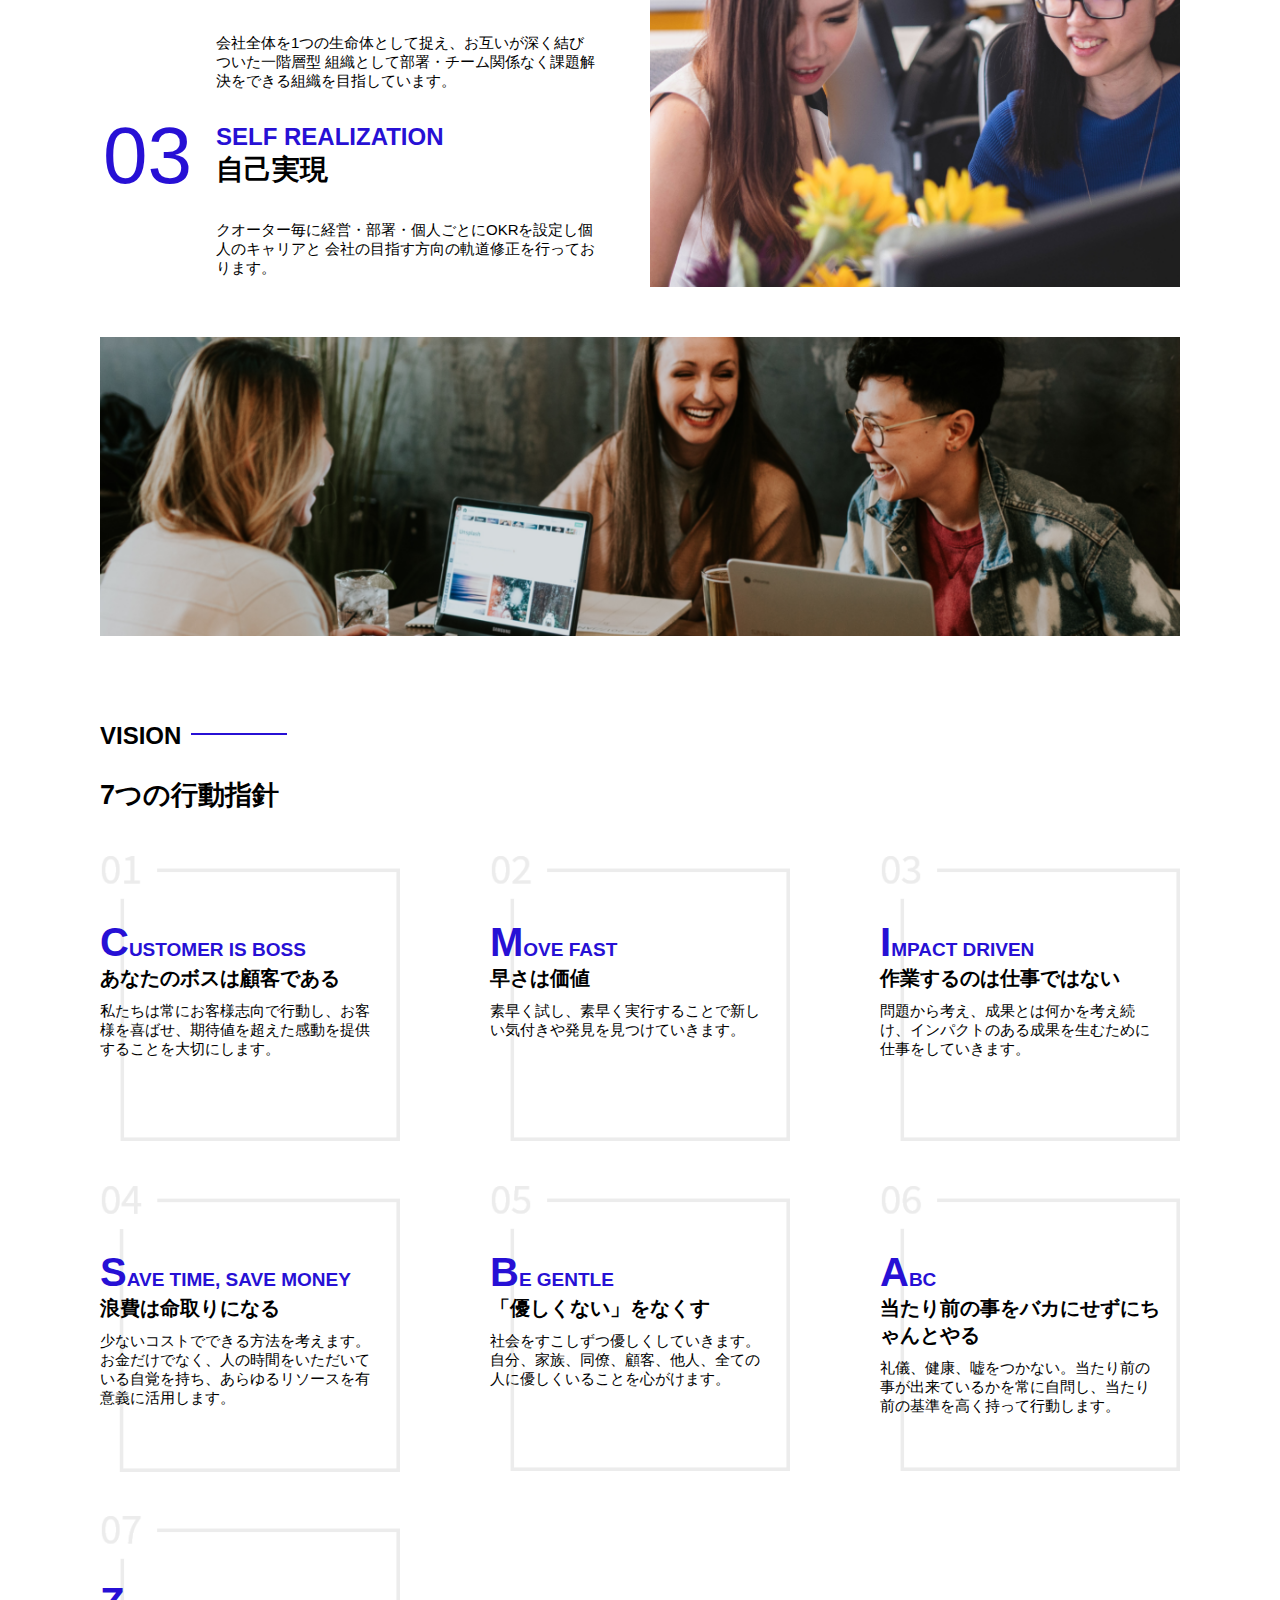
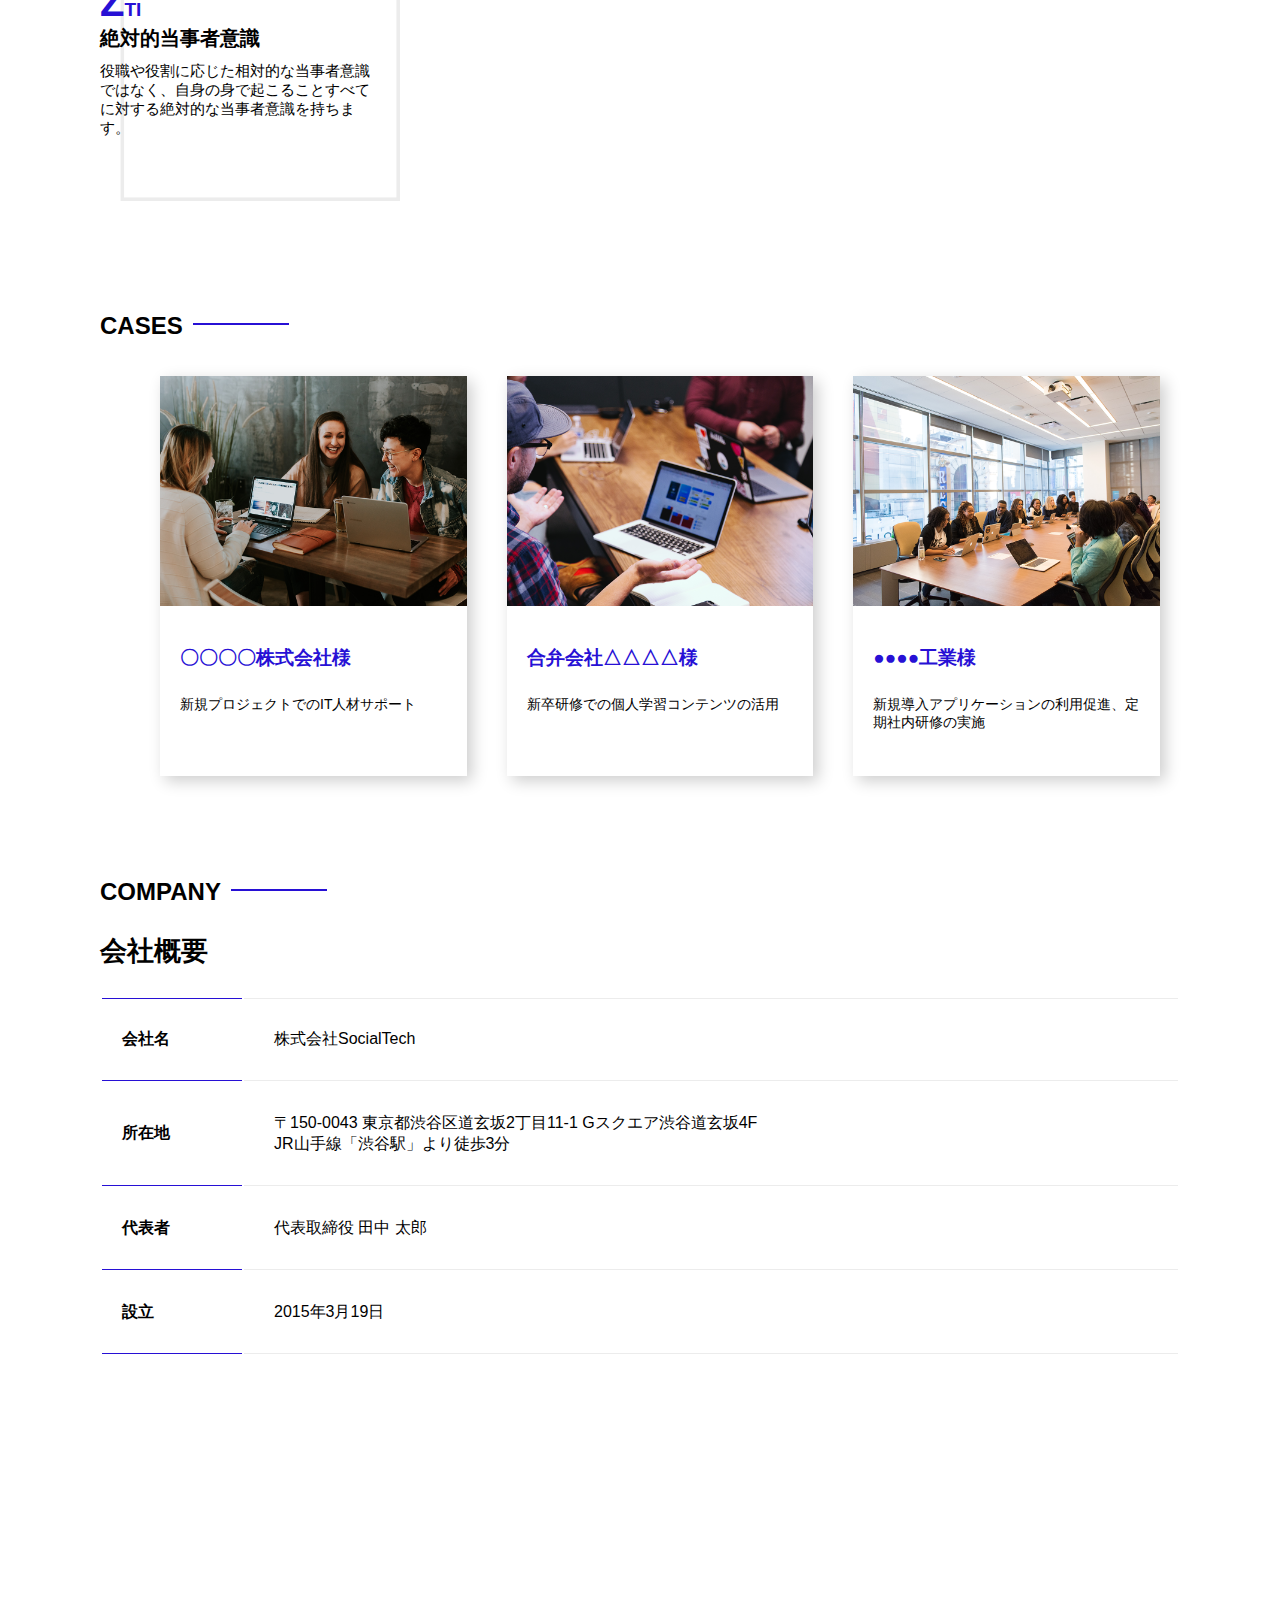
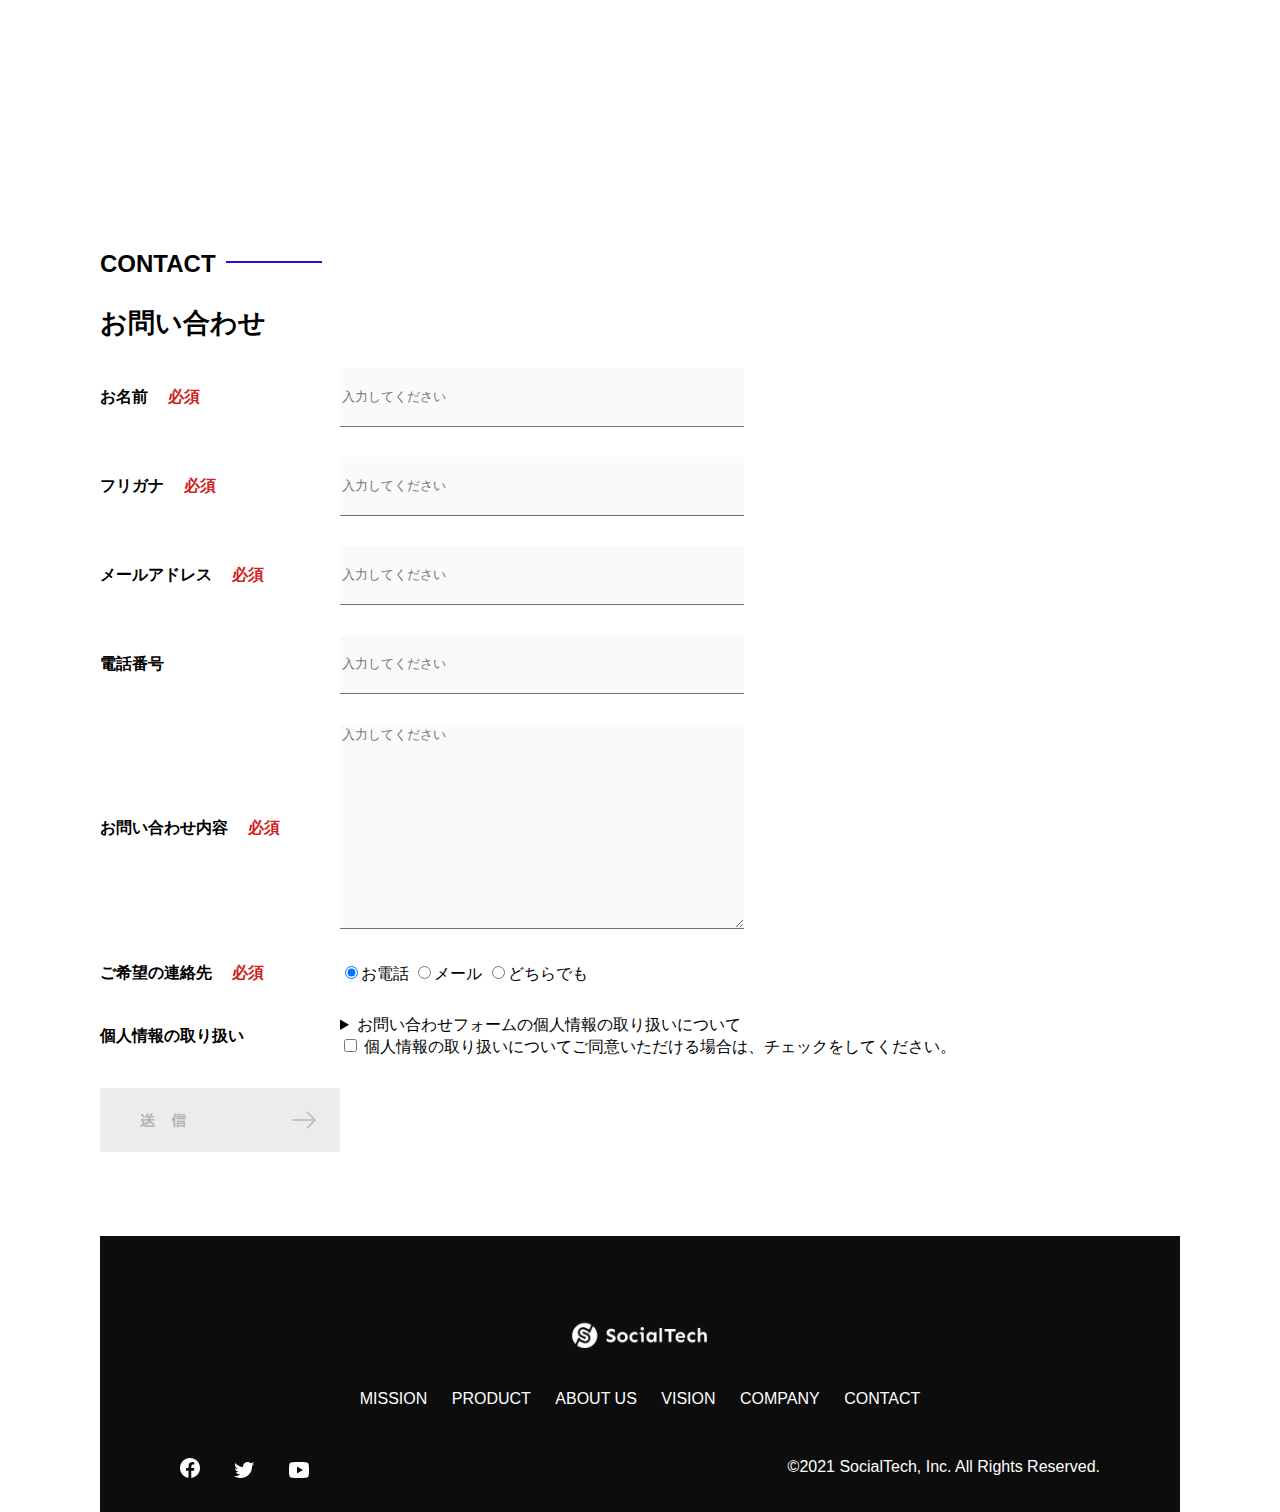
<file: socialtech-kadai_012/index.html>
<!DOCTYPE html>
<html>
  <head>
    <title>SocialTech</title>
    <meta charset="UTF-8" />
    <meta
      name="description"
      content="SocialTechはEdTech業界のリーディングカンパニーを目指します。"
    />
    <meta name="viewport" content="width=device-width, initial-scale=1.0" />
    <link rel="stylesheet" href="style.css" />
  </head>
  <body>
    <!-- ヘッダー -->
    <header>
      <!-- ロゴ -->
      <a href="index.html" id="logo"
        ><img src="images/logo.png" alt="トップページに戻る"
      /></a>

      <!-- PC用ナビゲーション -->
      <nav id="nav-pc">
        <a href="mission.html">MISSION</a>
        <a href="product.html">PRODUCT</a>
        <a href="index.html#aboutus">ABOUT US</a>
        <a href="index.html#vision">VISION</a>
        <a href="index.html#company">COMPANY</a>
        <a href="index.html#contact">CONTACT</a>
      </nav>
    </header>
    <main>
      <article>
        <!-- メインビジュアル -->
        <section id="main-visual">
          <div id="main-message">
            <h1>WORLD PEACE</h1>
            <p>IT教育で世界平和を実現する</p>
          </div>
          <img
            src="images/index/index-main.png"
            alt="PCの周りに集まる多国籍の仲間たち"
          />
        </section>
        <!--ミッション-->
        <section id="mission">
          <h2 class="index-h2">MISSION</h2>
          <div id="mission-flex">
            <div>
              <img
                id="mission-photo"
                src="images/index/index-mission.png"
                alt="屋外のベンチで写真を撮影する多国籍の仲間たち"
              />
              <h3>世界平和の実現</h3>
              <p>
                人類の悲願である世界平和。世界平和を脅かす様々な社会問題を解決するためには、イノベーションをどんどん起こしていく必要があります。SocialTechは、プログラミング教育を通してイノベーターを輩出することで、世界平和という大きなテーマに挑んでいきます。
              </p>
            </div>
            <div>
              <img id="s2dgs" src="images/index/s2dgs.png" alt="S2DGs" />
              <h3>S2DGsの実現</h3>
              <p>
                国連が掲げる「Sustainable Development
                Goals（持続可能な開発目標）」に含まれる17つのグローバル目標のうち、以下の5つの目標の実現をミッションとしてサービスを展開しています。
              </p>
              <a href="mission.html">
                <img src="images/button-more.png" alt="もっとみる" />
              </a>
            </div>
          </div>
        </section>
        <!-- プロダクト -->
        <section id="product">
          <h2 class="index-h2">PRODUCT</h2>
          <div>
            <div id="product-left">
              <div>
                <img
                  class="product-photo"
                  src="images/index/index-mantoman.png"
                  alt="PCでコードを書く男性"
                />
                <div class="product-explain">
                  <span>MAN TO MAN</span>
                  <h3>プログラミング教育</h3>
                  <p>
                    2013年より日本で唯一の専属講師によるマンツーマンのプログラミングレッスンを開始。AI/人工知能やウェブデザインの学習も可能です。
                  </p>
                </div>
              </div>
              <div>
                <img
                  class="product-photo"
                  src="images/index/index-career.png"
                  alt="笑顔で話し合う2人の男性"
                />
                <div class="product-explain">
                  <span>CAREER</span>
                  <h3>人材紹介事業</h3>
                  <p>
                    エンジニアへの転職に特化した履歴書や職務経歴書のアドバイスや面接対策を行い、豊富な求人の中から最適なキャリア選択を支援します。
                  </p>
                </div>
              </div>
            </div>
            <div id="product-right">
              <div>
                <img
                  class="product-photo"
                  src="images/index/index-media.png"
                  alt="スマートフォンを操作する人"
                />
                <div class="product-explain">
                  <span>MEDIA</span>
                  <h3>プログラミング学習メディア</h3>
                  <p>
                    月間200万人に読まれる日本最大級のプログラミング学習サイト「SocialTech
                    Blog」やYouTubeチャンネルにて学習情報を発信しています。
                  </p>
                </div>
              </div>
              <div>
                <img
                  class="product-photo"
                  src="images/index/index-b2b.png"
                  alt="講演中の男性とそれを聴く人々"
                />
                <div class="product-explain">
                  <span>B2B</span>
                  <h3>法人研修事業</h3>
                  <p>
                    社員のスキルアップ・資格取得・福利厚生を目的としたプログラミング法人研修。貴社の事業モデルに合わせた研修内容の提案を致します。
                  </p>
                </div>
              </div>
            </div>
          </div>
          <div>
            <a id="product-more" href="product.html">
              <img src="images/button-more.png" alt="もっとみる" />
            </a>
          </div>
        </section>
        <!---ABOUT US-->
        <section id="aboutus">
          <h2 class="index-h2">ABOUT US</h2>
          <h3>3つの組織文化</h3>
          <div>
            <table class="culture-table">
              <tr>
                <td>
                  <span class="culture-num">01</span>
                </td>
                <td>
                  <span class="culture-en">FLEXIBLE</span>
                  <span class="culture-jp">フレキシブル</span>
                </td>
              </tr>
              <tr>
                <td>
                  <!--空のセル-->
                </td>
                <td>
                  <p class="culture-description">
                    リモートワーク、フルフレックス、複業推奨など1人1人が最大限のパフォーマンスを発揮できる柔軟な働き方を促進しています。
                  </p>
                </td>
              </tr>
              <tr>
                <td>
                  <span class="culture-num">02</span>
                </td>
                <td>
                  <span class="culture-en">TEAL</span>
                  <span class="culture-jp">ティール</span>
                </td>
              </tr>
              <tr>
                <td>
                  <!--空のセル-->
                </td>
                <td>
                  <p class="culture-description">
                    会社全体を1つの生命体として捉え、お互いが深く結びついた一階層型
                    組織として部署・チーム関係なく課題解決をできる組織を目指しています。
                  </p>
                </td>
              </tr>
              <tr>
                <td>
                  <span class="culture-num">03</span>
                </td>
                <td>
                  <span class="culture-en">SELF REALIZATION</span>
                  <span class="culture-jp">自己実現</span>
                </td>
              </tr>
              <tr>
                <td>
                  <!--空のセル-->
                </td>
                <td>
                  <p class="culture-description">
                    クオーター毎に経営・部署・個人ごとにOKRを設定し個人のキャリアと
                    会社の目指す方向の軌道修正を行っております。
                  </p>
                </td>
              </tr>
            </table>
            <img
              class="culture-img"
              src="images/index/index-aboutus1.png"
              alt="笑顔で話し合う2人の女性"
            />
          </div>
          <img
            class="culture-img2"
            src="images/index/index-aboutus2.png"
            alt="笑顔で話し合う3人の男女"
          />
        </section>
        <!-- VISION -->
        <section id="vision">
          <h2 class="index-h2">VISION</h2>
          <h3>7つの行動指針</h3>
          <div>
            <div class="vision-box">
              <img src="images/index/vision-01.png" alt="01" />
              <span>
                <h4>CUSTOMER IS BOSS</h4>
                <h5>あなたのボスは顧客である</h5>
                <p>
                  私たちは常にお客様志向で行動し、お客様を喜ばせ、期待値を超えた感動を提供することを大切にします。
                </p>
              </span>
            </div>
            <div class="vision-box">
              <img src="images/index/vision-02.png" alt="02" />
              <span>
                <h4>MOVE FAST</h4>
                <h5>早さは価値</h5>
                <p>
                  素早く試し、素早く実行することで新しい気付きや発見を見つけていきます。
                </p>
              </span>
            </div>
            <div class="vision-box">
              <img src="images/index/vision-03.png" alt="03" />
              <span>
                <h4>IMPACT DRIVEN</h4>
                <h5>作業するのは仕事ではない</h5>
                <p>
                  問題から考え、成果とは何かを考え続け、インパクトのある成果を生むために仕事をしていきます。
                </p>
              </span>
            </div>
            <div class="vision-box">
              <img src="images/index/vision-04.png" alt="04" />
              <span>
                <h4>SAVE TIME, SAVE MONEY</h4>
                <h5>浪費は命取りになる</h5>
                <p>
                  少ないコストでできる方法を考えます。お金だけでなく、人の時間をいただいている自覚を持ち、あらゆるリソースを有意義に活用します。
                </p>
              </span>
            </div>
            <div class="vision-box">
              <img src="images/index/vision-05.png" alt="05" />
              <span>
                <h4>BE GENTLE</h4>
                <h5>「優しくない」をなくす</h5>
                <p>
                  社会をすこしずつ優しくしていきます。自分、家族、同僚、顧客、他人、全ての人に優しくいることを心がけます。
                </p>
              </span>
            </div>
            <div class="vision-box">
              <img src="images/index/vision-06.png" alt="06" />
              <span>
                <h4>ABC</h4>
                <h5>当たり前の事をバカにせずにちゃんとやる</h5>
                <p>
                  礼儀、健康、嘘をつかない。当たり前の事が出来ているかを常に自問し、当たり前の基準を高く持って行動します。
                </p>
              </span>
            </div>
            <div class="vision-box">
              <img src="images/index/vision-07.png" alt="07" />
              <span>
                <h4>ZTI</h4>
                <h5>絶対的当事者意識</h5>
                <p>
                  役職や役割に応じた相対的な当事者意識ではなく、自身の身で起こることすべてに対する絶対的な当事者意識を持ちます。
                </p>
              </span>
            </div>
          </div>
        </section>
        <!-- CASES -->
        <section id="cases">
          <h2 class="index-h2">CASES</h2>
          <ul>
            <li class="case-card">
              <img class="case-img" src="images/index/case-1.png" alt="仲良く語り合う3人">
              <div class="case-info">
                <h4 class="case-name">〇〇〇〇株式会社様</h4>
                <p class="case-content">新規プロジェクトでのIT人材サポート</p>
              </div>
            </li>
            <li class="case-card">
              <img class="case-img" src="images/index/case-2.png" alt="PCでコンテンツを見る">
              <div class="case-info">
                <h4 class="case-name">合弁会社△△△△様</h4>
                <p class="case-content">新卒研修での個人学習コンテンツの活用</p>
              </div>
            </li>
            <li class="case-card">
              <img class="case-img" src="images/index/case-3.png" alt="社内研修中の会議室">
              <div class="case-info">
                <h4 class="case-name">●●●●工業様</h4>
                <p class="case-content">新規導入アプリケーションの利用促進、定期社内研修の実施</p>
              </div>
            </li>
          </ul>
        </section>
        <!-- COMPANY -->
        <section id="company">
          <h2 class="index-h2">COMPANY</h2>
          <h3>会社概要</h3>
          <table id="company-table">
            <tr>
              <th class="tableheader-first">会社名</th>
              <td class="cell-first">株式会社SocialTech</td>
            </tr>
            <tr>
              <th class="tableheader">所在地</th>
              <td class="cell">
                〒150-0043 東京都渋谷区道玄坂2丁目11-1 Gスクエア渋谷道玄坂4F<br />JR山手線「渋谷駅」より徒歩3分
              </td>
            </tr>
            <tr>
              <th class="tableheader">代表者</th>
              <td class="cell">代表取締役 田中 太郎</td>
            </tr>
            <tr>
              <th class="tableheader">設立</th>
              <td class="cell">2015年3月19日</td>
            </tr>
          </table>
          <iframe
            src="https://www.google.com/maps/embed?pb=!1m18!1m12!1m3!1d3241.7759544892483!2d139.69399665123464!3d35.65789123876098!2m3!1f0!2f0!3f0!3m2!1i1024!2i768!4f13.1!3m3!1m2!1s0x60188caa0042e8d1%3A0xba130bea826a7aa2!2z44CSMTUwLTAwNDMg5p2x5Lqs6YO95riL6LC35Yy66YGT546E5Z2C77yS5LiB55uu77yR77yR4oiS77yR!5e0!3m2!1sja!2sjp!4v1636872991912!5m2!1sja!2sjp"
            style="border: 0"
            allowfullscreen=""
            loading="lazy"
          >
          </iframe>
        </section>
        <!-- お問い合わせフォーム -->
        <section id="contact">
          <h2 class="index-h2">CONTACT</h2>
          <h3>お問い合わせ</h3>
          <form>
            <div>
              <div class="contact-heading">
                <label class="contact-label"
                  >お名前<span class="contact-span">必須</span></label
                >
              </div>
              <div class="contact-form">
                <input
                  type="text"
                  name="name"
                  placeholder="入力してください"
                  class="contact-textbox"
                />
              </div>
            </div>
            <div>
              <div class="contact-heading">
                <label class="contact-label"
                  >フリガナ<span class="contact-span">必須</span></label
                >
              </div>
              <div>
                <input
                  type="text"
                  name="hurigana"
                  placeholder="入力してください"
                  class="contact-textbox"
                />
              </div>
            </div>
            <div>
              <div class="contact-heading">
                <label class="contact-label"
                  >メールアドレス<span class="contact-span">必須</span></label
                >
              </div>
              <div>
                <input
                  type="text"
                  name="email"
                  placeholder="入力してください"
                  class="contact-textbox"
                />
              </div>
            </div>
            <div>
              <div class="contact-heading">
                <label class="contact-label">電話番号</label>
              </div>
              <div>
                <input
                  type="text"
                  name="tel"
                  placeholder="入力してください"
                  class="contact-textbox"
                />
              </div>
            </div>
            <div>
              <div class="contact-heading">
                <label class="contact-label"
                  >お問い合わせ内容<span class="contact-span">必須</span></label
                >
              </div>
              <div>
                <textarea
                  class="contact-textarea"
                  placeholder="入力してください"
                  name="message"
                ></textarea>
              </div>
            </div>
            <div>
              <div class="contact-heading">
                <label class="contact-label"
                  >ご希望の連絡先<span class="contact-span">必須</span></label
                >
              </div>
              <div>
                <input
                  class="radiobutton"
                  type="radio"
                  value="tel"
                  name="contact"
                  checked
                /><label>お電話</label>
                <input
                  class="radiobutton"
                  type="radio"
                  value="mail"
                  name="contact"
                /><label>メール</label>
                <input
                  class="radiobutton"
                  type="radio"
                  value="both"
                  name="contact"
                /><label>どちらでも</label>
              </div>
            </div>
            <div>
              <div class="contact-heading">
                <label class="contact-label">個人情報の取り扱い</label>
              </div>
              <div>
                <details>
                  <summary>
                    お問い合わせフォームの個人情報の取り扱いについて
                  </summary>
                  <div>
                    <span>１．組織の名称又は氏名</span><br />
                    株式会社SocialTech<br /><br />
                    <span
                      >２．個人情報保護管理者（若しくはその代理人）の氏名又は職名、所属及び連絡先
                      鈴木 一郎 コーポレート部</span
                    ><br />
                    メールアドレス：support@socialtech.net<br />
                    TEL：03-xxxx-xxxx<br />
                    <span>３．個人情報の利用目的</span><br />
                    ・本サービス及び本サービスに関連する情報の提供又はそれらに関する連絡のため<br />
                    ・ユーザーの本人確認のため<br />
                    ・当社サービスのご案内のため<br />
                    ・当社の商品等の広告または宣伝（電子メールによるものを含むものとします。）<br /><br />
                    <span>４．個人情報の取り扱い業務の委託</span><br />
                    個人情報の取扱業務の全部または一部を外部に業務委託する場合があります。<br />
                    その際、弊社は、個人情報を適切に保護できる管理体制を敷き実行していることを条件として<br />
                    委託先を厳選したうえで、機密保持契約を委託先と締結し、お客様の個人情報を厳密に管理させます。<br /><br />
                    <span>５．個人情報の開示等の請求</span><br />
                    お客様は、弊社に対してご自身の個人情報の開示等（利用目的の通知、開示、内容の訂正・追加・削除、利用の停止または消去、第三者への提供の停止）に関して、当社問合わせ窓口に申し出ることができます。<br />
                    その際、弊社はお客様ご本人を確認させていただいたうえで、合理的な期間内に対応いたします。<br /><br />
                    なお、個人情報に関する弊社問合わせ先は、次の通りです。<br /><br />
                    株式会社SocialTech　個人情報問合せ窓口<br />
                    〒150-0043　東京都渋谷区道玄坂2丁目11-1 Ｇスクエア渋谷道玄坂
                    4F<br />
                    メールアドレス：support@socialtech.net　TEL：03-xxxx-xxxx<br /><br />
                    <span>６．個人情報を提供されることの任意性について</span
                    ><br /><br />
                    お客様がご自身の個人情報を弊社に提供されるか否かは、お客様のご判断によりますが、もしご提供されない場合には、適切なサービスが提供できない場合がありますので予めご了承ください。
                  </div>
                </details>
                <input type="checkbox" name="agree" />
                <span
                  >個人情報の取り扱いについてご同意いただける場合は、チェックをしてください。</span
                >
              </div>
            </div>
            <input
              type="image"
              value="Submit"
              src="images/button-submit.png"
              alt="送信する"
            />
          </form>
        </section>
      </article>
      <footer>
        <div id="footer-logo">
          <img src="images/logo-sp.png" alt="SocialTech" />
        </div>
        <div id="footer-link">
          <a href="mission.html">MISSION</a>
          <a href="product.html">PRODUCT</a>
          <a href="index.html#aboutus">ABOUT US</a>
          <a href="index.html#vision">VISION</a>
          <a href="index.html#company">COMPANY</a>
          <a href="index.html#contact">CONTACT</a>
        </div>
        <div id="sns-footer">
          <a href="https://www.facebook.com/sejuku2013"
            ><img src="images/button-facebook.png" alt="Facebookのリンク"
          /></a>
          <a href="https://twitter.com/samuraijuku"
            ><img src="images/button-twitter.png" alt="Twitterのリンク"
          /></a>
          <a href="https://www.youtube.com/channel/UCCFOQO5aDK0xXam4cUQXT8g"
            ><img src="images/button-youtube.png" alt="YouTubeのリンク"
          /></a>
          <span id="copyright"
            >&copy;2021 SocialTech, Inc. All Rights Reserved.
          </span>
        </div>
      </footer>
    </main>
  </body>
</html>
</file>
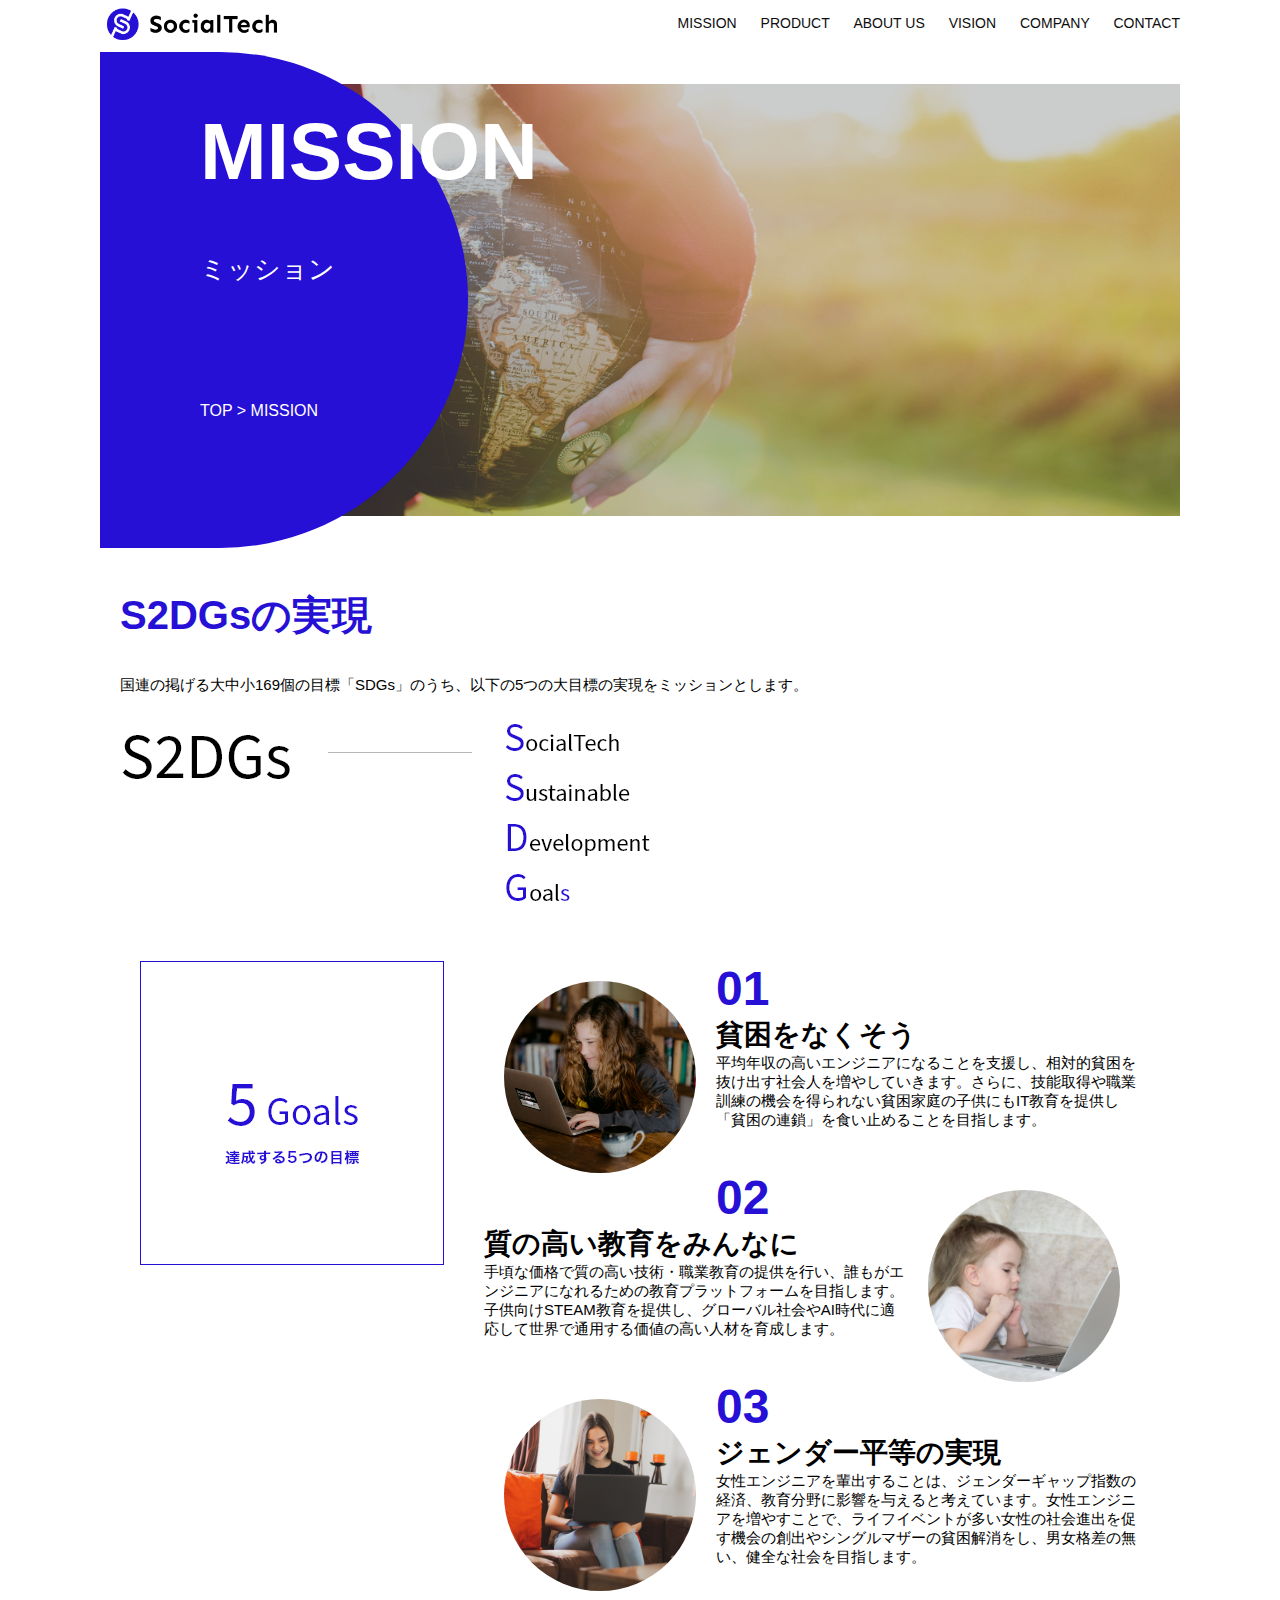
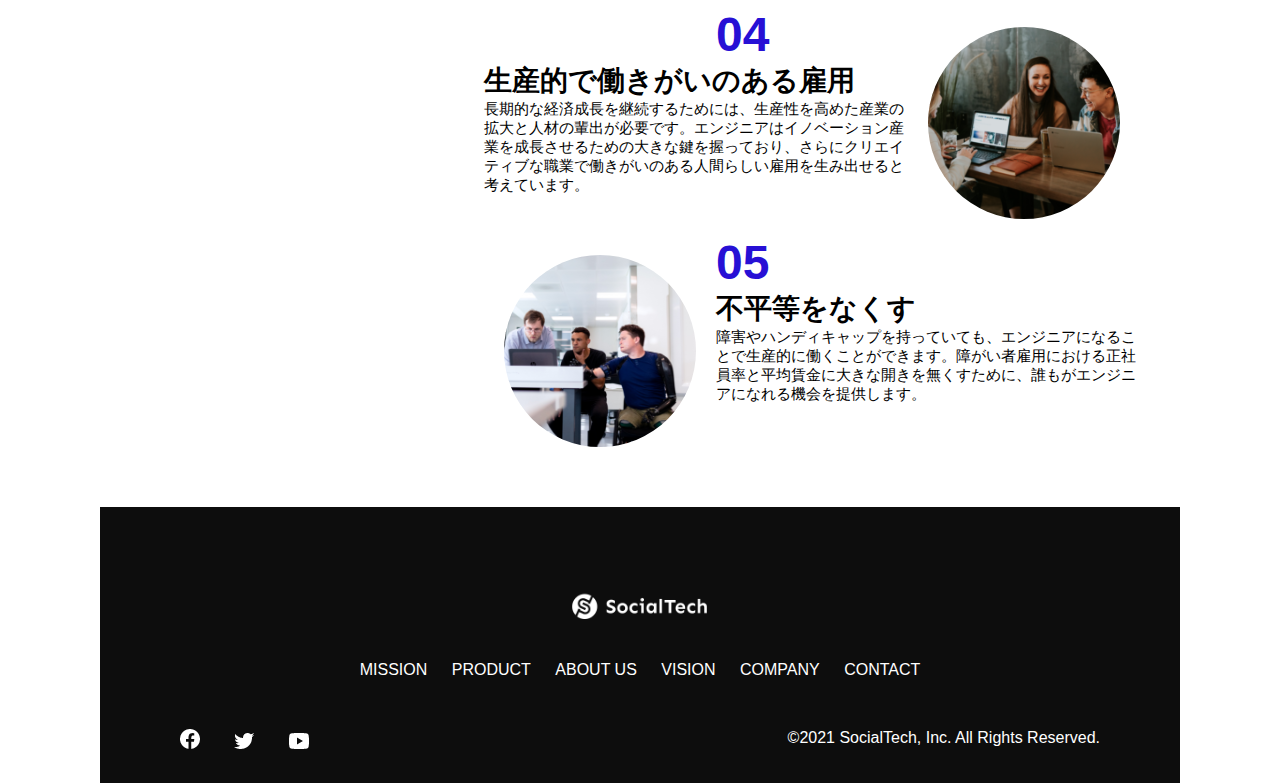
<file: kadai_tutorial_output/mission.html>
<!DOCTYPE html>
<html>
    <head>
        <title>SocialTech - MISSION ミッション -</title>
        <meta name="description" content="SocialTechが目指す5つの目標（S2DGs）を紹介します">
        <meta charset="UTF-8">
        <meta name="viewport" content="width=device-width, initial-scale=1.0">
        <link rel="stylesheet" href="style.css">
    </head>

    <body>
        <!--ヘッダー-->
        <header>
            <!--ロゴ-->
            <a href="index.html" id="logo"><img src="images/logo.png" alt="トップページに戻る"></a>

            <!--PC用ナビゲーション-->
            <nav id="nav-pc">
                <a href="mission.html">MISSION</a>
                <a href="product.html">PRODUCT</a>
                <a href="index.html#aboutus">ABOUT US</a>
                <a href="index.html#vision">VISION</a>
                <a href="index.html#company">COMPANY</a>
                <a href="index.html#contact">CONTACT</a>
            </nav>

            <!--スマホ用メニューボタン-->
            <img id="menu-sp" src="images/button-menu.png" alt="ナビゲーションを開く" onclick="document.getElementById('nav-sp').style.display = 'block'">
            
            <!--スマホ用ナビゲーション-->
            <nav id="nav-sp">
                <img id="close" src="images/button-close.png" alt="ナビゲーションを閉じる" onclick="document.getElementById('nav-sp').style.display = 'none'">
                <a id="logo-sp" href="index.html" onclick="document.getElementById('nav-sp').style.display = 'none'"><img src="images/logo-sp.png" alt="トップページに戻る"></a>
                <a class="menu" href="mission.html" onclick="document.getElementById('nav-sp').style.display = 'none'">MISSION</a>
                <a class="menu" href="product.html" onclick="document.getElementById('nav-sp').style.display = 'none'">PRODUCT</a>
                <a class="menu" href="index.html#aboutus" onclick="document.getElementById('nav-sp').style.display = 'none'">ABOUT US</a>
                <a class="menu" href="index.html#vision" onclick="document.getElementById('nav-sp').style.display = 'none'">VISION</a>
                <a class="menu" href="index.html#company" onclick="document.getElementById('nav-sp').style.display = 'none'">COMPANY</a>
                <a class="menu" href="index.html#contact" onclick="document.getElementById('nav-sp').style.display = 'none'">CONTACT</a>
                <div id="sns">
                    <a href="https://www.facebook.com/sejuku2013"><img src="images/button-facebook.png" alt="Facebookのリンク"></a>
                    <a href="https://twitter.com/samuraijuku"><img src="images/button-twitter.png" alt="Twitterのリンク"></a>
                    <a href="https://www.youtube.com/channel/UCCFOQO5aDK0xXam4cUQXT8g"><img src="images/button-youtube.png" alt="YouTubeのリンク"></a>
                </div>
            </nav>
        </header>
        
        <!--メイン-->
        <main>
            <article>
                <section id="mission-main">
                    <div id="mission-title">
                        <h1>MISSION</h1>
                        <span>ミッション</span>
                        <div>TOP > MISSION</div>
                    </div>
                </section>
                <section id="mission-s2dgs">
                    <h2 class="mission-h2">S2DGsの実現</h2>
                    <p>国連の掲げる大中小169個の目標「SDGs」のうち、以下の5つの大目標の実現をミッションとします。</p>
                    <img src="images/mission/mission-s2dgs.png" alt="S2DGs">
                </section>
                <section id="mission-5goals">
                    <div>
                        <img id="s2dgs-image" src="images/mission/mission-5goals.png" alt="5Goals">
                    </div>
                    <div>
                        <div>
                            <img class="fivegoals-image-left" src="images/mission/mission-5goals01.png" alt="PCを操作する女の子">
                            <span class="fivegoals-number">01</span>
                            <h3 class="fivegoals-h3">貧困をなくそう</h3>
                            <p class="fivegoals-p">平均年収の高いエンジニアになることを支援し、相対的貧困を抜け出す社会人を増やしていきます。さらに、技能取得や職業訓練の機会を得られない貧困家庭の子供にもIT教育を提供し「貧困の連鎖」を食い止めることを目指します。</p>
                        </div>
                        <div>
                            <img class="fivegoals-image-right" src="images/mission/mission-5goals02.png" alt="PCを見つめる小さい女の子">
                            <span class="fivegoals-number">02</span>
                            <h3 class="fivegoals-h3">質の高い教育をみんなに</h3>
                            <p class="fivegoals-p">手頃な価格で質の高い技術・職業教育の提供を行い、誰もがエンジニアになれるための教育プラットフォームを目指します。子供向けSTEAM教育を提供し、グローバル社会やAI時代に適応して世界で通用する価値の高い人材を育成します。</p>
                        </div>
                        <div>
                            <img class="fivegoals-image-left" src="images/mission/mission-5goals03.png" alt="PCを操作する女性">
                            <span class="fivegoals-number">03</span>
                            <h3 class="fivegoals-h3">ジェンダー平等の実現</h3>
                            <p class="fivegoals-p">女性エンジニアを輩出することは、ジェンダーギャップ指数の経済、教育分野に影響を与えると考えています。女性エンジニアを増やすことで、ライフイベントが多い女性の社会進出を促す機会の創出やシングルマザーの貧困解消をし、男女格差の無い、健全な社会を目指します。</p>
                        </div>
                        <div>
                            <img class="fivegoals-image-right" src="images/mission/mission-5goals04.png" alt="笑顔で話し合う3人の男女">
                            <span class="fivegoals-number">04</span>
                            <h3 class="fivegoals-h3">生産的で働きがいのある雇用</h3>
                            <p class="fivegoals-p">長期的な経済成長を継続するためには、生産性を高めた産業の拡大と人材の輩出が必要です。エンジニアはイノベーション産業を成長させるための大きな鍵を握っており、さらにクリエイティブな職業で働きがいのある人間らしい雇用を生み出せると考えています。</p>
                        </div>
                        <div>
                            <img class="fivegoals-image-left" src="images/mission/mission-5goals05.png" alt="障害を持つ男性が生き生きと働く様子">
                            <span class="fivegoals-number">05</span>
                            <h3 class="fivegoals-h3">不平等をなくす</h3>
                            <p class="fivegoals-p">障害やハンディキャップを持っていても、エンジニアになることで生産的に働くことができます。障がい者雇用における正社員率と平均賃金に大きな開きを無くすために、誰もがエンジニアになれる機会を提供します。</p>
                        </div>
                    </div>
                </section>
            </article>

            <!--フッター-->
            <footer>
                <div id="footer-logo">
                    <img src="images/logo-sp.png" alt="SocialTech">
                </div>
                <div id="footer-link">
                    <a href="mission.html">MISSION</a>
                    <a href="product.html">PRODUCT</a>
                    <a href="index.html#aboutus">ABOUT US</a>
                    <a href="index.html#vision">VISION</a>
                    <a href="index.html#company">COMPANY</a>
                    <a href="index.html#contact">CONTACT</a>
                </div>
                <div id="sns-footer">
                    <a href="https://www.facebook.com/sejuku2013"><img src="images/button-facebook.png" alt="Facebookのリンク"></a>
                    <a href="https://twitter.com/samuraijuku"><img src="images/button-twitter.png" alt="Twitterのリンク"></a>
                    <a href="https://www.youtube.com/channel/UCCFOQO5aDK0xXam4cUQXT8g"><img src="images/button-youtube.png" alt="YouTubeのリンク"></a>
                    <span id="copyright">&copy;2021 SocialTech, Inc. All Rights Reserved.</span>
                </div>
            </footer>
        </main>
    </body>
</html>
</file>
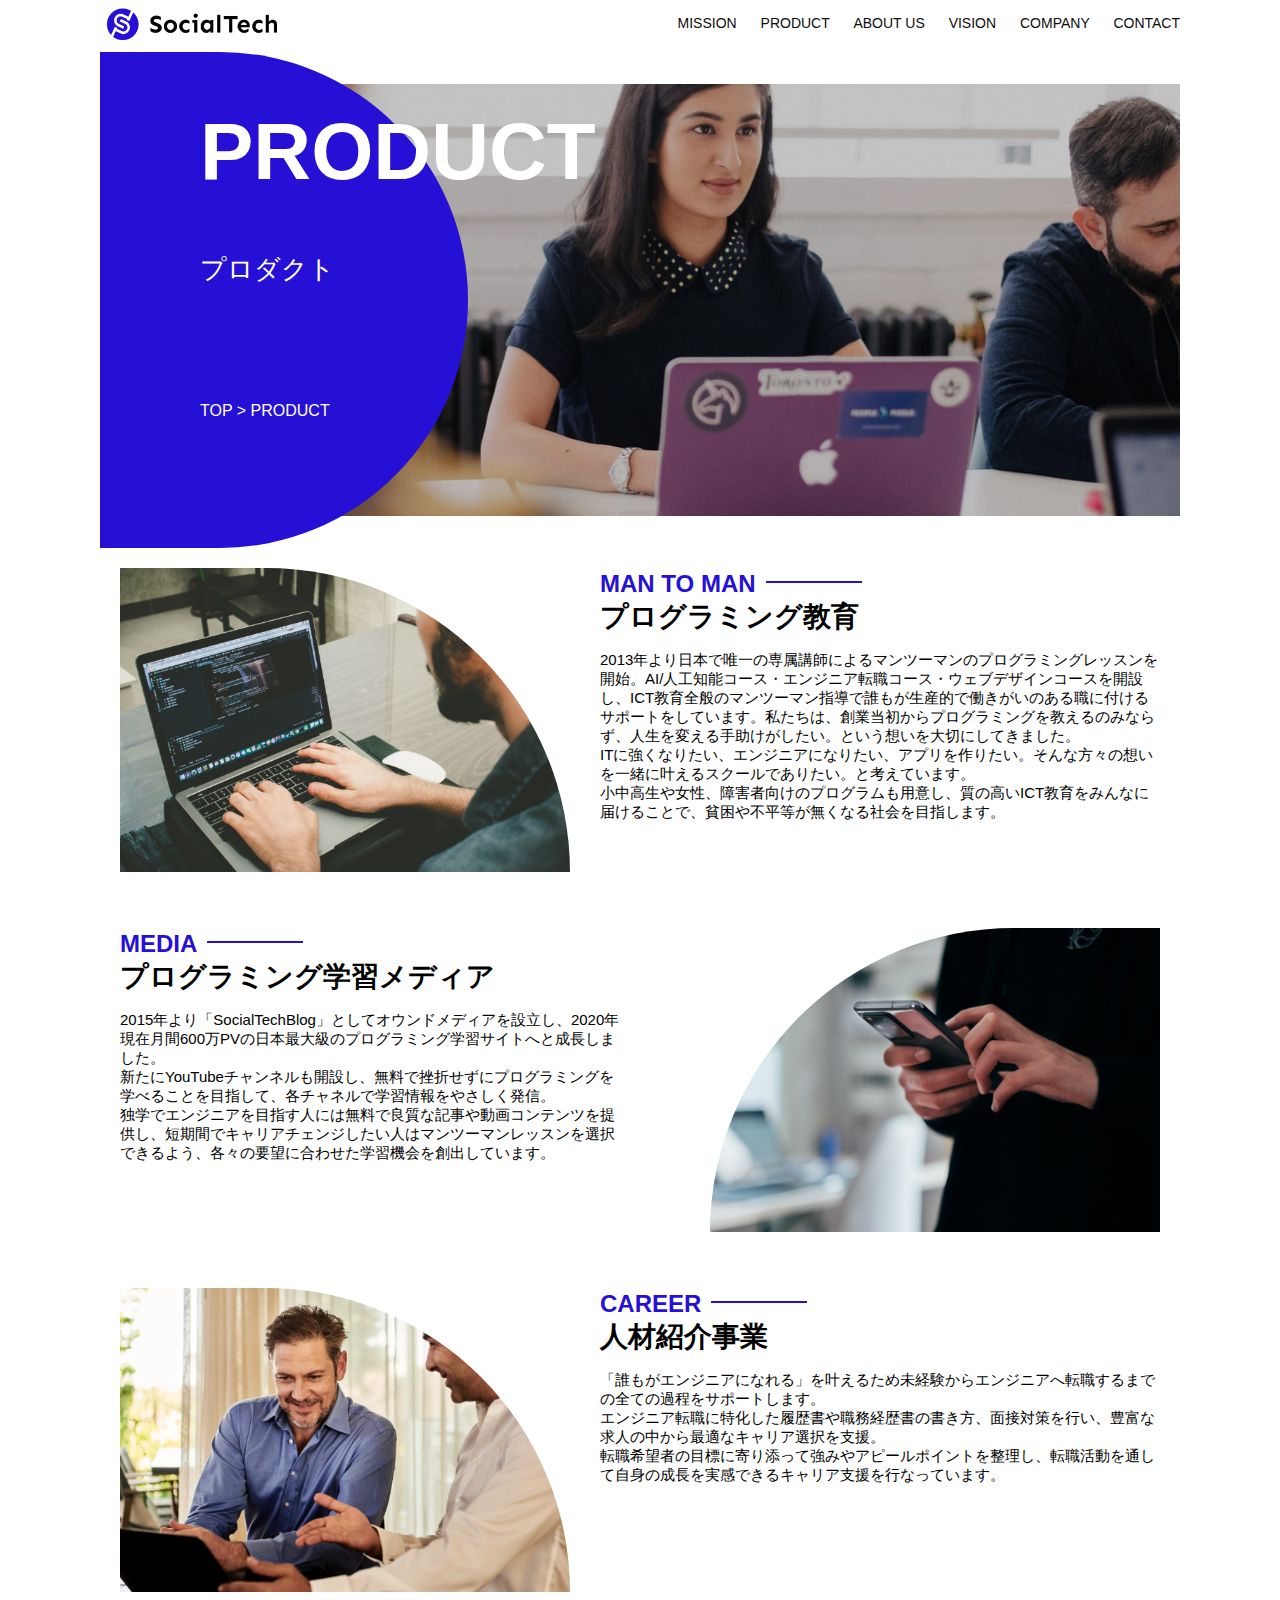
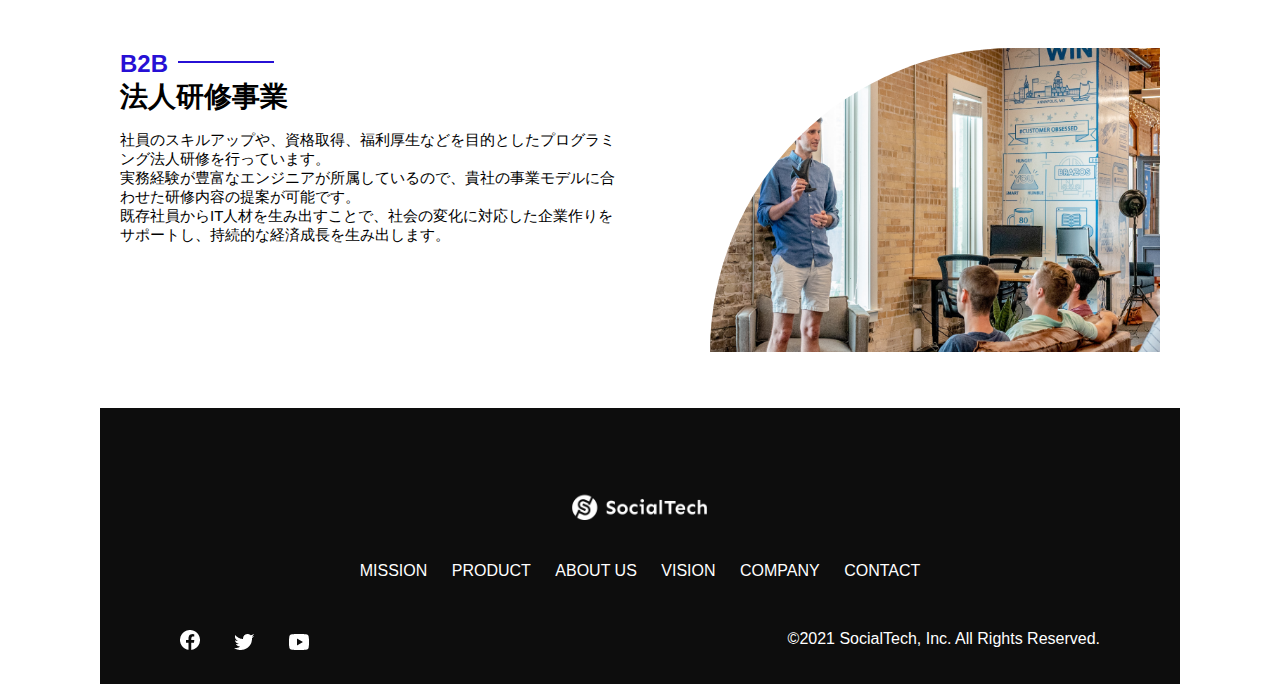
<file: kadai_tutorial_output/product.html>
<!DOCTYPE html>
<html>
    <head>
        <title>SocialTech -PRODUCT プロダクト-</title>
        <meta charset="UTF-8">
        <meta name="description" content="SocialTechの4つのプロダクトを紹介します">
        <meta name="viewport" content="width=device-width, initial-scale=1.0">
        <link rel="stylesheet" href="style.css">
    </head>
    <body>
         <!--ヘッダー-->
         <header>
            <!--ロゴ-->
            <a href="index.html" id="logo"><img src="images/logo.png" alt="トップページに戻る"></a>

            <!--PC用ナビゲーション-->
            <nav id="nav-pc">
                <a href="mission.html">MISSION</a>
                <a href="product.html">PRODUCT</a>
                <a href="index.html#aboutus">ABOUT US</a>
                <a href="index.html#vision">VISION</a>
                <a href="index.html#company">COMPANY</a>
                <a href="index.html#contact">CONTACT</a>
            </nav>
           
            <!--スマホ用メニューボタン-->
            <img id="menu-sp" src="images/button-menu.png" alt="ナビゲーションを開く" onclick="document.getElementById('nav-sp').style.display = 'block'">
            
            <!--スマホ用ナビゲーション-->
            <nav id="nav-sp">
                <img id="close" src="images/button-close.png" alt="ナビゲーションを閉じる" onclick="document.getElementById('nav-sp').style.display = 'none'">
                <a id="logo-sp" href="index.html" onclick="document.getElementById('nav-sp').style.display = 'none'"><img src="images/logo-sp.png" alt="トップページに戻る"></a>
                <a class="menu" href="mission.html" onclick="document.getElementById('nav-sp').style.display = 'none'">MISSION</a>
                <a class="menu" href="product.html" onclick="document.getElementById('nav-sp').style.display = 'none'">PRODUCT</a>
                <a class="menu" href="index.html#aboutus" onclick="document.getElementById('nav-sp').style.display = 'none'">ABOUT US</a>
                <a class="menu" href="index.html#vision" onclick="document.getElementById('nav-sp').style.display = 'none'">VISION</a>
                <a class="menu" href="index.html#company" onclick="document.getElementById('nav-sp').style.display = 'none'">COMPANY</a>
                <a class="menu" href="index.html#contact" onclick="document.getElementById('nav-sp').style.display = 'none'">CONTACT</a>
                <div id="sns">
                    <a href="https://www.facebook.com/sejuku2013"><img src="images/button-facebook.png" alt="Facebookのリンク"></a>
                    <a href="https://twitter.com/samuraijuku"><img src="images/button-twitter.png" alt="Twitterのリンク"></a>
                    <a href="https://www.youtube.com/channel/UCCFOQO5aDK0xXam4cUQXT8g"><img src="images/button-youtube.png" alt="YouTubeのリンク"></a>
                </div>
            </nav>
         </header>

         <!--メイン-->
         <main>
            <article>
                <section id="product-main">
                    <div id="product-title">
                        <h1>PRODUCT</h1>
                        <span>プロダクト</span>
                        <div>TOP > PRODUCT</div>
                    </div>
                </section>
                <section class="product-section1">
                    <img src="images/product/product-mantoman.png" alt="PCでコードを書く男性">
                    <div>
                        <h2 class="product-h2">MAN TO MAN</h2>
                        <h3 class="product-h3">プログラミング教育</h3>
                        <p>2013年より日本で唯一の専属講師によるマンツーマンのプログラミングレッスンを開始。AI/人工知能コース・エンジニア転職コース・ウェブデザインコースを開設し、ICT教育全般のマンツーマン指導で誰もが生産的で働きがいのある職に付けるサポートをしています。私たちは、創業当初からプログラミングを教えるのみならず、人生を変える手助けがしたい。という想いを大切にしてきました。<br>ITに強くなりたい、エンジニアになりたい、アプリを作りたい。そんな方々の想いを一緒に叶えるスクールでありたい。と考えています。<br>小中高生や女性、障害者向けのプログラムも用意し、質の高いICT教育をみんなに届けることで、貧困や不平等が無くなる社会を目指します。</p>
                    </div>
                </section>
                <section class="product-section2">
                    <div>
                        <h2 class="product-h2">MEDIA</h2>
                        <h3 class="product-h3">プログラミング学習メディア</h3>
                        <p>2015年より「SocialTechBlog」としてオウンドメディアを設立し、2020年現在月間600万PVの日本最大級のプログラミング学習サイトへと成長しました。<br>新たにYouTubeチャンネルも開設し、無料で挫折せずにプログラミングを学べることを目指して、各チャネルで学習情報をやさしく発信。<br>独学でエンジニアを目指す人には無料で良質な記事や動画コンテンツを提供し、短期間でキャリアチェンジしたい人はマンツーマンレッスンを選択できるよう、各々の要望に合わせた学習機会を創出しています。</p>
                    </div>
                    <img src="images/product/product-media.png" alt="スマートフォンを操作する人">
                </section>
                <section class="product-section1">
                    <img src="images/product/product-career.png" alt="笑顔で話し合う2人の男性">
                    <div>
                        <h2 class="product-h2">CAREER</h2>
                        <h3 class="product-h3">人材紹介事業</h3>
                        <p>「誰もがエンジニアになれる」を叶えるため未経験からエンジニアへ転職するまでの全ての過程をサポートします。<br>エンジニア転職に特化した履歴書や職務経歴書の書き方、面接対策を行い、豊富な求人の中から最適なキャリア選択を支援。<br>転職希望者の目標に寄り添って強みやアピールポイントを整理し、転職活動を通して自身の成長を実感できるキャリア支援を行なっています。<br></p>
                    </div>
                </section>
                <section class="product-section2">
                    <div>
                        <h2 class="product-h2">B2B</h2>
                        <h3 class="product-h3">法人研修事業</h3>
                        <p>社員のスキルアップや、資格取得、福利厚生などを目的としたプログラミング法人研修を行っています。<br>実務経験が豊富なエンジニアが所属しているので、貴社の事業モデルに合わせた研修内容の提案が可能です。<br>既存社員からIT人材を生み出すことで、社会の変化に対応した企業作りをサポートし、持続的な経済成長を生み出します。</p>
                    </div>
                    <img src="images/product/product-b2b.png" alt="講演中の男性とそれを聴く人々">
                </section>
            </article>

         <!--フッター-->
         <footer>
            <div id="footer-logo">
                <img src="images/logo-sp.png" alt="SocialTech">
            </div>
            <div id="footer-link">
                <a href="mission.html">MISSION</a>
                <a href="product.html">PRODUCT</a>
                <a href="index.html#aboutus">ABOUT US</a>
                <a href="index.html#vision">VISION</a>
                <a href="index.html#company">COMPANY</a>
                <a href="index.html#contact">CONTACT</a>
            </div>
            <div id="sns-footer">
                <a href="https://www.facebook.com/sejuku2013"><img src="images/button-facebook.png" alt="Facebookのリンク"></a>
                <a href="https://twitter.com/samuraijuku"><img src="images/button-twitter.png" alt="Twitterのリンク"></a>
                <a href="https://www.youtube.com/channel/UCCFOQO5aDK0xXam4cUQXT8g"><img src="images/button-youtube.png" alt="YouTubeのリンク"></a>
                <span id="copyright">&copy;2021 SocialTech, Inc. All Rights Reserved.</span>
            </div>
         </footer>
        </main>
    </body>
</html>
</file>
<file: html-css-kadai_013/style.css>
/* PC、スマホ共通スタイル */
body {
  font-family: "Source Sans Pro", "Hiragino Kaku Gothic ProN", Meiryo, Arial,
    sans-serif;
}

p {
  font-size: 15px;
}

#main-visual>img {
  width: 100%;
}

/*================
PC用のスタイル 
=================*/
@media screen and (min-width: 768px) {
  /* 横幅設定 */
  body {
    max-width: 1080px;
    min-width: 960px;
    margin: 0 auto 0 auto;
  }

  /* ヘッダー */
  header {
    display: flex;
    justify-content: space-between;
  }

  /* ナビゲーションのレイアウト */
  #nav-pc {
    text-align: right;
    font-size: 14px;
    padding-top: 15px;
  }

  /* ナビゲーションのリンクの装飾設定 */
  #nav-pc>a {
    text-decoration: none;
    margin-left: 20px;
  }

  #nav-pc>a:link {
    color: #0d0d0d;
  }

  #nav-pc>a:visited {
    color: #0d0d0d;
  }

  #nav-pc>a:hover {
    color: #0d0d0d;
    text-decoration: underline;
  }

  #nav-pc>a:active {
    color: #0d0d0d;
  }

  #menu-sp{
    display: none;
  }

  #nav-sp{
    display: none;
  }
}

/* ==============
スマホ用のスタイル
============== */
@media screen and (max-width: 767px){
  body{
    min-width: 375px;
    margin: 0;
  }

  #nav-pc{
    display: none;
  }

  #menu-sp{
    float: right;
    padding: 0;
  }

  #nav-sp{
    background-color: #ce933e;
    position: absolute;
    left: 0;
    top: 0;
    height: 100%;
    width: 100%;
    display: none;
    z-index: 100;
  }

  #close{
    position: absolute;
    top: 20px;
    right: 20px;
  }

  #logo-sp{
    margin: 80px 0 30px 20px;
  }

  #nav-sp > a{
    display: block;
  }
  #nav-sp > a:link{
    color: #ffffff;
  }
  #nav-sp > a:visited{
    color: #ffffff;
  }
  #nav-sp > a:hover{
    color: #ffffff;
  }
  #nav-sp > a:hover{
    text-decoration: underline;
  }
  #nav-sp > a:active{
    color: #ffffff;
  }
  #nav-sp > .menu{
    text-decoration: none;
    display: block;
    margin: 0 20px;
    height: 44px;
    font-size: 16px;
    background-image: url("images/arrow.png");
    background-repeat: no-repeat;
    background-position: right top;
  }


}
</file>
<file: kadai_tutorial_output/style.css>
/* PC、スマホ共通スタイル */
body{
    font-family: "Source Sans Pro", "Hiragino Kaku Gothic ProN", Meiryo, Arial, sans-serif;
}

p{
    font-size: 15px;
}
.arrow-right {
    color: #2710d5;
}

#submit {
    margin-top: 50px;
}

/* ============
PC用のスタイル
=============*/
@media screen and (min-width:768px){
/* 横幅設定 */
body{
    max-width: 1080px;
    min-width: 900px;
    margin: 0 auto;
}

/* ヘッダー */
header{
    display: flex;
    justify-content: space-between;
}

/* ナビゲーションのレイアウト */
#nav-pc{
    text-align: right;
    font-size: 14px;
    padding-top: 15px;
}

/* ナビゲーションのリンクの装飾設定 */
#nav-pc > a{
    text-decoration: none;
    margin-left: 20px;
}
#nav-pc > a:link{
    color: #0d0d0d;
}
#nav-pc > a:visited{
    color: #0d0d0d;
}
#nav-pc > a:hover{
    color: #0d0d0d;
    text-decoration: underline;
}
#nav-pc > a:active{
    color: #0d0d0d;
}

/* スマホ用ナビを非表示 */
#nav-sp, #menu-sp{
    display: none;
}

#nav-sp{
    display: none;
}

/* メインビジュアル */
#main-visual{
    position: relative;
    height: 400px;
}

#main-message{
    position: absolute;
    top: 0;
    left: 0;
    background-color: #2710d5;
    color: #ffffff;
    border-radius: 0 0 476px 0;
    width: 100%;
    height: 100%;
    max-width: 620px;
    z-index: 11;
}

#main-message > h1{
    font-size: 60px;
    font-weight: bold;
    margin: 100px 0 0 50px;
}
#main-message > p{
    font-size: 28px;
    margin: 0 0 0 50px;
}

#main-visual > img{
    max-width: 620px;
    border-radius: 476px 0 0 0;
    position: absolute;
    top: 0;
    right: 0;
    z-index: 10;
}

/* 見出し */
h2{
    margin-top: 40px;
}
h2::after{
    content: url("images/line.png");
    margin-left: 10px;
}
h3{
    font-size: 27px;
}

/* ミッション */
#mission{
    margin: 80px auto;
    width: 100%;
}

#mission-flex{
    width: 100%;
    display: flex;
}
#mission-flex > div{
    width: 50%;
    margin: 20px;
}

#mission-photo{
    width: 100%;
}

#s2dgs{
    margin-top: 50px;
    width: 100%;
}

/* プロダクト */
#product{
    background-color: #fafafa;
    margin: 80px 0;
    padding: 10px 40px 0 40px;
}

/* 外枠 */
#product > div{
    margin-top: 40px;
    display: flex;
}

/* 左のカラム */
#product-left{
    width: 50%;
    margin-right: 20px;
}

/* 右のカラム */
#product-right{
    width: 50%;
    margin-left: 20px;
    margin-top: 80px;
}

/* 画像+説明の枠 */
#product-left > div{
    position: relative;
    height: 480px;
    margin-right: 20px;
}

#product-right > div{
    position: relative;
    height: 480px;
    margin-left: 20px;
}

/* 画像 */
.product-photo{
    width: 100%;
}

/* 説明文の枠 */
.product-explain{
    background-color: #ffffff;
    position: absolute;
    left: 0;
    top: 280px;
    margin: 0 40px;
    padding: 20px;
    box-shadow: 5px 5px 10px rgba(0, 0, 0, 0.05);
}

/* 英語の見出し */
.product-explain > span{
    color: #2710d5;
    font-weight: bold;
    font-size: 16px;
    margin: 0;
}

/* 日本語の見出し */
.product-explain > h3{
    font-size: 20px;
    margin: 5px 0;
}

/* 説明文 */
.product-explain > p{
    font-size: 14px;
    margin: 0;
}

/* 「もっとみる」ボタン */
#product-more{
    margin-bottom: -42px;
    margin-left: auto;
    margin-right: auto;
}

/* ABOUT US */
#aboutus{
    margin: 80px auto;
}

/* 3つの組織文化と画像を入れる枠 */
#aboutus > div{
    display: flex;
}

/* 1つ目の画像 */
.culture-img{
    width: 100%;
    align-self: flex-start;
}

/* 2つ目の画像 */
.culture-img2{
    margin-top: 50px;
    width: 100%;
}

/* 表全体 */
.culture-table{
    margin-right: 50px;
}

/* 表番号 */
.culture-num{
    font-size: 80px;
    color: #2710d5;
    margin-right: 20px;
}

/* 組織文化英語 */
.culture-en{
    color: #2710d5;
    font-weight: bold;
    font-size: 24px;
    display: block;
}

/* 組織文化日本語 */
.culture-jp{
    font-size: 28px;
    font-weight: bold;
}

/* 組織文化説明文 */
.culture-description{
    margin: 0;
}

/* ビジョン */
#vision{
    margin: 80px auto;
}

/* セクション内の外枠 */
#vision > div{
    width: 100%;
    display: flex;
    justify-content: space-between;
    flex-wrap: wrap;
}

/* 7つの行動指針の枠 */
.vision-box{
    width: 300px;
    height: 300px;
    margin-bottom: 30px;
    position: relative;
}
.vision-box > img{
    width: 100%;
    height: auto;
    position: absolute;
    top: 0;
    left: 0;
    z-index: 30;
}
.vision-box > span{
    position: absolute;
    top: 0;
    left: 0;
    z-index: 31;
    margin-right: 20px;
}
.vision-box > span > h4{
    color: #2710d5;
    font-size: 19px;
    margin-top: 80px;
}
.vision-box > span > h4::first-letter{
    font-size: 40px;
}
.vision-box > span > h5{
    font-size: 20px;
    margin: 0;
}
.vision-box > span > p{
    margin-top: 10px;
}

/* 会社概要 */
#company{
    margin: 80px auto;
}

#company-table{
    width: 100%;
}

.tableheader{
    text-align: left;
    padding: 20px;
    border-bottom: solid 1px #2710d5;
    width: 100px;
}

.tableheader-first{
    text-align: left;
    padding: 20px;
    border-bottom: solid 1px #2710d5;
    width: 100px;
    border-top: solid 1px #2710d5;
}

.cell{
    padding: 30px;
    border-bottom: solid 1px #ececec;
}

.cell-first{
    padding: 30px;
    border-bottom: solid 1px #ececec;
    border-top: solid 1px #ececec;
}

#company > iframe{
    width: 100%;
    height: 368px;
    margin-top: 40px;
}

/* お問い合わせ */
#contact{
    margin: 80px auto;
}

/* 外枠 */
#contact > form > div{
    display: flex;
    flex-direction: row;
    flex-wrap: wrap;
    padding-bottom: 30px;
}

/* 左列の見出し */
.contact-heading{
    width: 240px;
    align-self: center;
}

/* 見出しのラベル */
.contact-label{
    font-weight: bold;
}

/* 必須 */
.contact-span{
    color: #ce2222;
    margin-left: 20px;
    font-weight: bold;
}

/* テキストボックス */
.contact-textbox{
    border-top: 0;
    border-left: 0;
    border-right: 0;
    border-bottom: solid 1px #707070;
    background-color: #fafafa;
    width: 400px;
    height: 56px;
}

/* お問い合わせ内容のテキストエリア */
.contact-textarea{
    border-top: 0;
    border-left: 0;
    border-right: 0;
    border-bottom: solid 1px #707070;
    background-color: #fafafa;
    width: 400px;
    height: 200px;
}

/* 個人情報の取り扱い */
details{
    width: 700px;
}
details > div{
    background-color: #fafafa;
    padding: 20px;
}
details > div > span{
    font-weight: bold;
}

/* フッター */
footer{
    background-color: #0d0d0d;
    text-align: center;
    padding: 80px 80px 30px 80px;
}

#footer-logo{
    margin-bottom: 30px;
}

#footer-link{
    margin-bottom: 50px;
}
#footer-link > a{
    text-decoration: none;
    margin: 10px;
}
#footer-link > a:link{
    color: #ffffff;
}
#footer-link > a:visited{
    color: #ffffff;
}
#footer-link > a:hover{
    color: #ffffff;
    text-decoration: underline;
}
#footer-link > a:active{
    color: #ffffff;
}

#sns-footer{
    text-align: left;
    width: 100%;
}
#sns-footer > a{
    margin-right: 30px;
}

#copyright{
    color: #ffffff;
    float: right;
}

/* mission.html用スタイル */
/* ミッションのメインビジュアル */
#mission-main{
    height: 496px;
    width: 100%;
    background-image: url("images/mission/mission-main.png");
    background-repeat: no-repeat;
    background-position-y: center;
}

#mission-title{
    background-color: #2710d5;
    width: 368px;
    color: #ffffff;
    height: 496px;
    border-radius: 0 248px 248px 0;
    position: relative;
}
#mission-title > h1{
    position: absolute;
    top: 0;
    left: 100px;
    font-size: 80px;
}
#mission-title > span{
    position: absolute;
    top: 200px;
    left: 100px;
    font-size: 26px;
}
#mission-title > div{
    position: absolute;
    top: 350px;
    left: 100px;
    font-size: 16px;
}

#mission-s2dgs{
    width: 100%;
    margin: 20px;
}

.mission-h2{
    color: #2710d5;
    font-size: 40px;
}
.mission-h2::after{
    content: none;
}

#mission-5goals{
    margin: 20px;
    display: flex;
}
#mission-5goals > div{
    flex-grow: 1;
    padding: 20px;
}
#mission-5goals > div > div{
    margin-bottom: 40px;
}

.fivegoals-image-right{
    float: right;
    margin: 20px;
}

.fivegoals-image-left{
    float: left;
    margin: 20px;
}

.fivegoals-number{
    color: #2710d5;
    font-size: 48px;
    font-weight: bold;
    margin: 0;
}

.fivegoals-h3{
    font-size: 28px;
    margin: 0;
}

.fivegoals-p{
    margin: 0;
}

/* プロダクトページ */
#product-main{
    height: 496px;
    width: 100%;
    background-image: url("images/product/product-main.png");
    background-repeat: no-repeat;
    background-position-y: center;
}

#product-title{
    background-color: #2710d5;
    width: 368px;
    color: #ffffff;
    height: 496px;
    border-radius: 0 248px 248px 0;
    position: relative;
}
#product-title > h1{
    position: absolute;
    top: 0;
    left: 100px;
    font-size: 80px;
}
#product-title > span{
    position: absolute;
    top: 200px;
    left: 100px;
    font-size: 26px;
}
#product-title > div{
    position: absolute;
    top: 350px;
    left: 100px;
    font-size: 16px;
}

/* セクション1 */
.product-section1{
    position: relative;
    margin: 20px;
    height: 340px;
}
.product-section1 > img{
    position: absolute;
    top: 0;
    left: 0;
    width: 450px;
    margin: 0 40px 30px 0;
    border-radius: 0 432px 0 0;
}
.product-section1 > div{
    position: absolute;
    top: 0;
    left: 480px;
}
/* セクション2 */
.product-section2{
    position: relative;
    margin: 20px;
    height: 340px;
}
.product-section2 > img{
    position: absolute;
    top: 0;
    right: 0;
    width: 450px;
    margin: 0 0 30px 40px;
    border-radius: 432px 0 0 0;
}
.product-section2 > div{
    width: 500px;
    position: absolute;
    top: 0;
    left: 0;
}

.product-h2{
    color: #2710d5;
    font-size: 24px;
    margin: 0;
}

.product-h3{
    font-size: 28px;
    margin: 0;
}
}

/*====================
スマートフォン用のスタイル
=====================*/
@media screen and (max-width:767px) {
  body {
    min-width: 375px;
    margin: 0;
  }

  /* PC用ナビゲーション非表示 */
  #nav-pc {
    display: none;
  }

  /* ハンバーガーメニュー */
  #menu-sp {
    float: right;
    padding: 0;
  }

  /* スマホ用ナビゲーションの表示切替 */
  /* 初期状態、レイアウトと非表示設定 */
  #nav-sp {
    background-color: #2710d5;
    position: absolute;
    left: 0;
    top: 0;
    height: 100%;
    width: 100%;
    display: none;
    z-index: 100;
  }

  /* ×ボタン */
  #close {
    position: absolute;
    top: 20px;
    right: 20px;
  }

  /* ナビゲーションメニュー用ロゴ */
  #logo-sp {
    margin: 80px 0 30px 20px;
  }

  /* ナビゲーションのリンクの装飾設定 */
  #nav-sp > a {
    display: block;
  }

  #nav-sp > a:link {
    color: #ffffff;
  }
  #nav-sp > a:visited {
    color: #ffffff;
  }
  #nav-sp > a:hover {
    color: #ffffff;
    text-decoration: underline;
  }
  #nav-sp > a:active {
    color: #ffffff;
  }
  #nav-sp > .menu {
    text-decoration: none;
    display: block;
    margin: 0 20px 0 20px;
    height: 44px;
    font-size: 16px;
    background-image: url("images/arrow.png");
    background-repeat: no-repeat;
    background-position: right top;
  }
   #sns {
     position: absolute;
     bottom: 20px;
     left: 20px;
   }
   #sns > a {
     margin-right: 30px;
   }

   /* メインビジュアル */
   #main-visual{
    position: relative;
    height: 470px;
    width: 100%;
    overflow: hidden;
   }
   #main-visual > div{
    position: absolute;
    top: 0;
    left: 0;
    background-color: #2710d5;
    color: white;
    border-radius: 0 0 476px 0;
    text-align: center;
    height: 280px;
    width: 100%;
    z-index: 11;
   }

   #main-visual > div > h1{
    font-size: 28px;
    margin-top: 90px;
   }

   #main-visual > div > p{
    margin: 0;
   }

   #main-visual > img{
    width: 100%;
    border-radius: 476px 0 0 0;
    z-index: 10;
    position: absolute;
    bottom: 0;
    right: 0;
   }

   /* 見出し */
   h2::after{
    content: url("images/line.png");
    margin-left: 10px;
   }

   h3{
    font-size: 24px;
    margin-top: 10px;
   }

   #mission{
    margin: 20px;
   }

   #mission-photo, #s2dgs{
    width: 100%;
   }

   /* プロダクト */
   #product{
    background-color: #fafafa;
    padding-top: 10px;
   }
    #product h2{
    margin-left: 20px;
    }

/* 外枠 */
/* 左右のカラム　スマホでは縦並び */
#product-left, #product-right{
    margin: 0 20px;
}

/* 画像+説明の枠 */
#product-left > div, #product-right > div{
    position: relative;
    height: 540px;
}

/* 説明文の枠 */
.product-explain{
    background-color: #ffffff;
    position: absolute;
    left: 0;
    bottom: 50px;
    padding: 20px;
    box-shadow: 5px 5px 10px rgba(0, 0, 0, 0.05);
}
.product-explain > span{
    color: #2710d5;
    font-weight: bold;
    font-size: 16px;
    margin: 0;
}
.product-explain > h3{
    margin: 10px 0;
}

/* 画像 */
#product-photo{
    width: 100%;
}

#product-more > img{
    margin: 0 0 -42px 20px;
}

/* ABOUT US */
#aboutus{
    margin: 80px 20px;
}

#aboutus > div{
    display: flex;
    flex-direction: column;
}

.culture-table{
    width: 100%;
    padding-right: 20px;
    order: 2;
}

.culture-img{
    width: 100%;
    order: 1;
}

.culture-img2{
    width: 100%;
}

.culture-num{
    font-size: 80px;
    color: #2710d5;
}

.culture-en{
    color: #2710d5;
    font-weight: bold;
    font-size: 24px;
    display: block;
}

.culture-jp{
    display: block;
}

.culture-description{
    margin: 0;
}

/* ビジョン */
#vision{
    margin: 80px 20px;
}

.vision-box{
    width: 300px;
    height: 300px;
    margin-bottom: 30px;
    position: relative;
}
.vision-box > img{
    width: 100%;
    height: auto;
    position: absolute;
    top: 0;
    left: 0;
    z-index: 30;
}
.vision-box > span{
    position: absolute;
    top: 0;
    left: 0;
    z-index: 31;
    margin-right: 20px;
}
.vision-box > span > h4{
    color: #2710d5;
    font-size: 19px;
    margin-top: 60px;
}
.vision-box > span > h5{
    font-size: 20px;
    margin: 0;
}
.vision-box > span > p{
    margin-top: 10px;
}

/* 会社概要 */
#company{
    margin: 0 20px;
}
#company > h3{
    margin-bottom: 20px;
}
#company-table{
    width: 100%;
}

.tableheader-first{
    text-align: left;
    padding: 20px;
    border-bottom: solid 1px #2710d5;
    border-top: solid 1px #2710d5;
    width: 50px;
}

.tableheader{
    text-align: left;
    padding: 20px;
    border-bottom: solid 1px #2710d5;
    width: 50px;
}

.cell{
    padding: 20px;
    border-bottom: solid 1px #ececec;
}

.cell-first{
    padding: 20px;
    border-bottom: solid 1px #ececec;
    border-top: solid 1px #ececec;
}

#company > iframe{
    width: 100%;
    height: 240px;
    margin-top: 40px;
}

/* お問い合わせ */
#contact{
    margin: 80px 20px;
}
#contact > h3{
    margin-bottom: 20px;
}
#contact > form > div{
    margin-bottom: 20px;
}
.contact-heading{
    margin-bottom: 20px;
}

/* ラベル */
.contact-label{
    font-weight: bold;
}

/* 必須 */
.contact-span{
    color: #ce2222;
    margin-left: 20px;
    font-weight: bold;
}

.contact-textbox{
    height: 56px;
    border-top: 0;
    border-left: 0;
    border-right: 0;
    background-color: #fafafa;
    border-bottom: solid 1px #707070;
    min-width: 300px;
    width: 100%;
}

.contact-textarea{
    height: 150px;
    border-top: 0;
    border-left: 0;
    border-right: 0;
    background-color: #fafafa;
    width: 100%;
}

.radiobutton{
    margin-bottom: 20px;
}

/* .radiobutton + label::after{
    content: "\A";
    white-space: pre;
} */

/* フッター */
footer{
    background-color: #0d0d0d;
    padding: 30px 20px 50px 20px;
}

#footer-logo{
    margin-bottom: 30px;
}

#footer-link{
    margin-bottom: 50px;
}
#footer-link > a{
    text-decoration: none;
    margin-right: 20px;
    margin-bottom: 30px;
    display: block;
    background-image: url("images/arrow.png");
    background-repeat: no-repeat;
    background-position: right top;
}
#footer-link > a:link{
    color: #ffffff;
}
#footer-link > a:visited{
    color: #ffffff;
}
#footer-link > a:hover{
    color: #ffffff;
    text-decoration: underline;
}
#footer-link > a:active{
    color: #ffffff;
}

#sns-footer > a{
    margin-right: 30px;
}

#copyright{
    font-size: 12px;
    display: block;
    margin-top: 30px;
    color: #ffffff;
}

/* mission.html用スタイル */
/* ミッションのメインビジュアル */
#mission-main{
    height: 256px;
    width: 100%;
    background-image: url("images/mission/mission-main.png");
    background-repeat: no-repeat;
    background-position-y: center;
    background-size: auto 208px;
}

#mission-title{
    background-color: #2710d5;
    width: 136px;
    color: #ffffff;
    height: 256px;
    border-radius: 0 248px 248px 0;
    position: relative;
}
#mission-title > h1{
    position: absolute;
    top: 0;
    left: 20px;
    font-size: 40px;
}
#mission-title > span{
    position: absolute;
    top: 110px;
    left: 20px;
    font-size: 18px;
}
#mission-title > div{
    position: absolute;
    top: 180px;
    left: 20px;
    font-size: 13px;
}

/* ミッションページ　S2DGSの設定 */
#mission-s2dgs{
    margin: 20px;
}

.mission-h2{
    color: #2710d5;
    font-size: 38px;
    margin: 0;
}
.mission-h2::after{
    content: none;
}

#mission-s2dgs > img{
    width: 100%;
}

#section-s2dgs > img{
    width: 100%;
}

/* ミッションページ　5Goalsの設定 */
#mission-5goals{
    margin: 20px;
}
#mission-5goals > div > div{
    margin-bottom: 40px;
}

#s2dgs-image{
    width: 100%;
}

.fivegoals-image-right{
    margin: 20px auto;
    display: block;
}

.fivegoals-image-left{
    margin: 20px auto;
    display: block;
}

.fivegoals-number{
    color: #2710d5;
    font-size: 48px;
    margin: 0;
}

.fivegoals-h3{
    font-size: 28px;
    margin: 0;
}

.fivegoals-p{
    margin: 0;
}

/* プロダクトページ */
#product-main{
    height: 256px;
    width: 100%;
    background-image: url("images/product/product-main.png");
    background-repeat: no-repeat;
    background-position-y: center;
    background-size: auto 208px;
}

#product-title{
    background-color: #2710d5;
    width: 136px;
    color: #ffffff;
    height: 256px;
    border-radius: 0 248px 248px 0;
    position: relative;
}
#product-title > h1{
    position: absolute;
    top: 0;
    left: 20px;
    font-size: 40px;
}
#product-title > span{
    position: absolute;
    top: 110px;
    left: 20px;
    font-size: 18px;
}
#product-title > div{
    position: absolute;
    top: 180px;
    left: 20px;
    font-size: 13px;
}

.product-section1{
    margin: 20px;
}
.product-section1 > img{
    width: 100%;
    border-radius: 0 300px 0 0;
}

.product-section2{
    margin: 20px;
    display: flex;
    flex-direction: column;
}
.product-section2 > img{
    order: 1;
    width: 100%;
    border-radius: 300px 0 0 0;
}
.product-section2 > div{
    order: 2;
}

.product-h2{
    color: #2710d5;
    font-size: 24px;
    margin: 0;
}

.product-h3{
    font-size: 28px;
    margin: 0;
}
}
</file>
<file: socialtech-kadai_012/style.css>
/* PC、スマホ共通スタイル */
body {
  font-family: "Source Sans Pro", "Hiragino Kaku Gothic ProN", Meiryo, Arial,
    sans-serif;
}

p {
  font-size: 15px;
}

/*================
PC用のスタイル 
=================*/
/* 横幅設定 */
body {
  max-width: 1080px;
  min-width: 960px;
  margin: 0 auto 0 auto;
}

/* ヘッダー */
header {
  display: flex;
  justify-content: space-between;
}

/* ナビゲーションのレイアウト */
#nav-pc {
  text-align: right;
  font-size: 14px;
  padding-top: 15px;
}

/* ナビゲーションのリンクの装飾設定 */
#nav-pc>a {
  text-decoration: none;
  margin-left: 20px;
}

#nav-pc>a:link {
  color: #0d0d0d;
}

#nav-pc>a:visited {
  color: #0d0d0d;
}

#nav-pc>a:hover {
  color: #0d0d0d;
  text-decoration: underline;
}

#nav-pc>a:active {
  color: #0d0d0d;
}

/* メインビジュアル*/
#main-visual {
  position: relative;
  height: 400px;
}

#main-message {
  position: absolute;
  top: 0;
  left: 0;
  background-color: #2710d5;
  color: #ffffff;
  border-radius: 0 0 476px 0;
  max-width: 620px;
  height: 100%;
  width: 100%;
  z-index: 11;
}

#main-message>h1 {
  font-size: 60px;
  font-weight: bold;
  margin: 100px 0 0 50px;
}

#main-message>p {
  font-size: 28px;
  margin: 0 0 0 50px;
}

#main-visual>img {
  max-width: 620px;
  border-radius: 476px 0 0 0;
  position: absolute;
  top: 0;
  right: 0;
  z-index: 10;
}

/* 見出し */
h2 {
  margin: 40px 0 0 0;
}

h2::after {
  content: url("images/line.png");
  margin-left: 10px;
}

h3 {
  font-size: 27px;
}

/* ミッション */
#mission {
  margin: 80px auto 80px auto;
  width: 100%;
}

#mission-flex {
  width: 100%;
  display: flex;
}

#mission-flex>div {
  width: 50%;
  margin: 20px;
}

#mission-photo {
  width: 100%;
}

#s2dgs {
  margin-top: 50px;
}

/* プロダクト */
#product {
  background-color: #fafafa;
  width: 100%;
  margin: 80px 0 80px 0;
  padding: 10px 40px 0px 40px;
}

/* 外枠 */
#product>div {
  margin-top: 40px;
  display: flex;
}

/* 左のカラム */
#product-left {
  width: 50%;
  margin-right: 20px;
}

/* 右のカラム */
#product-right {
  width: 50%;
  margin-left: 20px;
  margin-top: 80px;
}

/* 画像＋説明の枠 */
#product-left>div {
  position: relative;
  height: 480px;
  margin-right: 20px;
}

#product-right>div {
  position: relative;
  height: 480px;
  margin-left: 20px;
}

/* 画像 */
.product-photo {
  width: 100%;
}

/* 説明文の枠 */
.product-explain {
  background-color: #ffffff;
  position: absolute;
  left: 0;
  top: 280px;
  margin: 0 40px 0 40px;
  padding: 20px;
  box-shadow: 5px 5px 10px rgba(0, 0, 0, 0.05);
}

/* 説明文の英語 */
.product-explain>span {
  color: #2710d5;
  font-weight: bold;
  font-size: 16px;
  margin: 0;
}

/* 説明文の見出し */
.product-explain>h3 {
  margin: 5px 0 5px 0;
}

/* 説明文 */
.product-explain>p {
  margin: 0;
}

/* 「もっとみる」ボタン */
#product-more {
  margin: 0 auto -42px auto;
}

/* ABOUT US */
#aboutus {
  margin: 80px auto 80px auto;
}

/* 3つの組織文化と画像を入れる枠 */
#aboutus>div {
  display: flex;
}

/* 画像 */
.culture-img {
  width: 100%;
  align-self: flex-start;
}

.culture-img2 {
  margin-top: 50px;
  width: 100%;
}

/* 3つの組織文化の表 */
.culture-table {
  max-width: 500px;
  margin-right: 50px;
}

/* 番号 */
.culture-num {
  font-size: 80px;
  color: #2710d5;
  margin: 0 20px 0 0;
}

/* 組織文化英語 */
.culture-en {
  color: #2710d5;
  font-weight: bold;
  font-size: 24px;
  display: block;
}

/* 組織文化日本語 */
.culture-jp {
  font-size: 28px;
  font-weight: bold;
}

/* 説明文 */
.culture-description {
  margin: 0;
}

/* ビジョン */
#vision {
  margin: 80px auto 80px auto;
}

/* セクション内の外枠 */
#vision>div {
  width: 100%;
  display: flex;
  justify-content: space-between;
  flex-wrap: wrap;
}

/* 7つの行動指針の枠 */
.vision-box {
  width: 300px;
  height: 300px;
  margin-bottom: 30px;
  position: relative;
}

.vision-box>img {
  width: 100%;
  height: auto;
  position: absolute;
  top: 0;
  left: 0;
  z-index: 30;
}

.vision-box>span {
  position: absolute;
  top: 0;
  left: 0;
  z-index: 31;
  margin-right: 20px;
}

.vision-box>span>h4 {
  color: #2710d5;
  font-size: 19px;
  margin: 80px 0 0 0;
  Ï
}

.vision-box>span>h4::first-letter {
  font-size: 40px;
}

.vision-box>span>h5 {
  font-size: 20px;
  margin: 0 0 0 0;
}

.vision-box>span>p {
  margin: 10px 0 0 0;
}

/* 会社概要 */
#company {
  margin: 80px auto 80px auto;
}

#company-table {
  width: 100%;
}

.tableheader {
  text-align: left;
  padding: 20px;
  border-bottom-color: #2710d5;
  border-bottom-width: 1px;
  border-bottom-style: solid;
  width: 100px;
}

.tableheader-first {
  text-align: left;
  padding: 20px;
  border-bottom-color: #2710d5;
  border-bottom-width: 1px;
  border-bottom-style: solid;
  border-top-color: #2710d5;
  border-top-width: 1px;
  border-top-style: solid;
  width: 100px;
}

.cell {
  padding: 30px;
  border-bottom-color: #ececec;
  border-bottom-width: 1px;
  border-bottom-style: solid;
}

.cell-first {
  padding: 30px;
  border-bottom-color: #ececec;
  border-bottom-width: 1px;
  border-bottom-style: solid;
  border-top-color: #ececec;
  border-top-width: 1px;
  border-top-style: solid;
}

#company>iframe {
  width: 100%;
  height: 368px;
  margin-top: 40px;
}

/* お問い合わせ */
#contact {
  margin: 80px auto 80px auto;
}

/* 外枠 */
#contact>form>div {
  display: flex;
  flex-direction: row;
  flex-wrap: wrap;
  padding-bottom: 30px;
}

/* 左列の見出し */
.contact-heading {
  width: 240px;
  align-self: center;
}

/* 見出しのラベル */
.contact-label {
  font-weight: bold;
}

/* 必須 */
.contact-span {
  color: #ce2222;
  margin: 0 0 0 20px;
  font-weight: bold;
}

/* テキストボックス */
.contact-textbox {
  border-top: 0;
  border-left: 0;
  border-right: 0;
  border-bottom-width: 1px;
  border-bottom-color: #707070;
  border-bottom-style: solid;
  background-color: #fafafa;
  width: 400px;
  height: 56px;
}

/* お問い合わせ内容のテキストエリア */
.contact-textarea {
  border-top: 0;
  border-left: 0;
  border-right: 0;
  border-bottom-width: 1px;
  border-bottom-color: #707070;
  border-bottom-style: solid;
  background-color: #fafafa;
  width: 400px;
  height: 200px;
}

/* 個人情報の取り扱い */
details {
  width: 700px;
}

details>div {
  background-color: #fafafa;
  padding: 20px;
}

details>div>span {
  font-weight: bold;
}

/* フッター */
footer {
  background-color: #0d0d0d;
  text-align: center;
  padding: 80px 80px 30px 80px;
}

#footer-logo {
  margin-bottom: 30px;
}

#footer-link {
  margin-bottom: 50px;
}
#footer-link > a {
  text-decoration: none;
  margin: 10px;
}
#footer-link > a:link {
  color: #ffffff;
}
#footer-link > a:visited {
  color: #ffffff;
}
#footer-link > a:hover {
  color: #ffffff;
  text-decoration: underline;
}
#footer-link > a:active {
  color: #ffffff;
}

#sns-footer {
  text-align: left;
  width: 100%;
}

#sns-footer > a {
  margin-right: 30px;
}

#copyright {
  color: #ffffff;
  float: right;
}

/* CASES */
#cases{
  margin: 40px 0;
  width: 100%;
}
#cases > ul{
  display: flex;
  list-style: none;
}

.case-card{
  width: 33%;
  margin: 20px;
  background-color: #FFFFFF;
  min-height: 400px;
  box-shadow: 5px 5px 15px rgba(0, 0, 0, 0.2);
}

.case-img{
  width: 100%;
}

.case-info{
  padding: 10px 20px;
}

.case-name{
  color: #2710d5;
  font-size: 19px;
}

.case-content{
  font-size: 14px;
}
</file>
